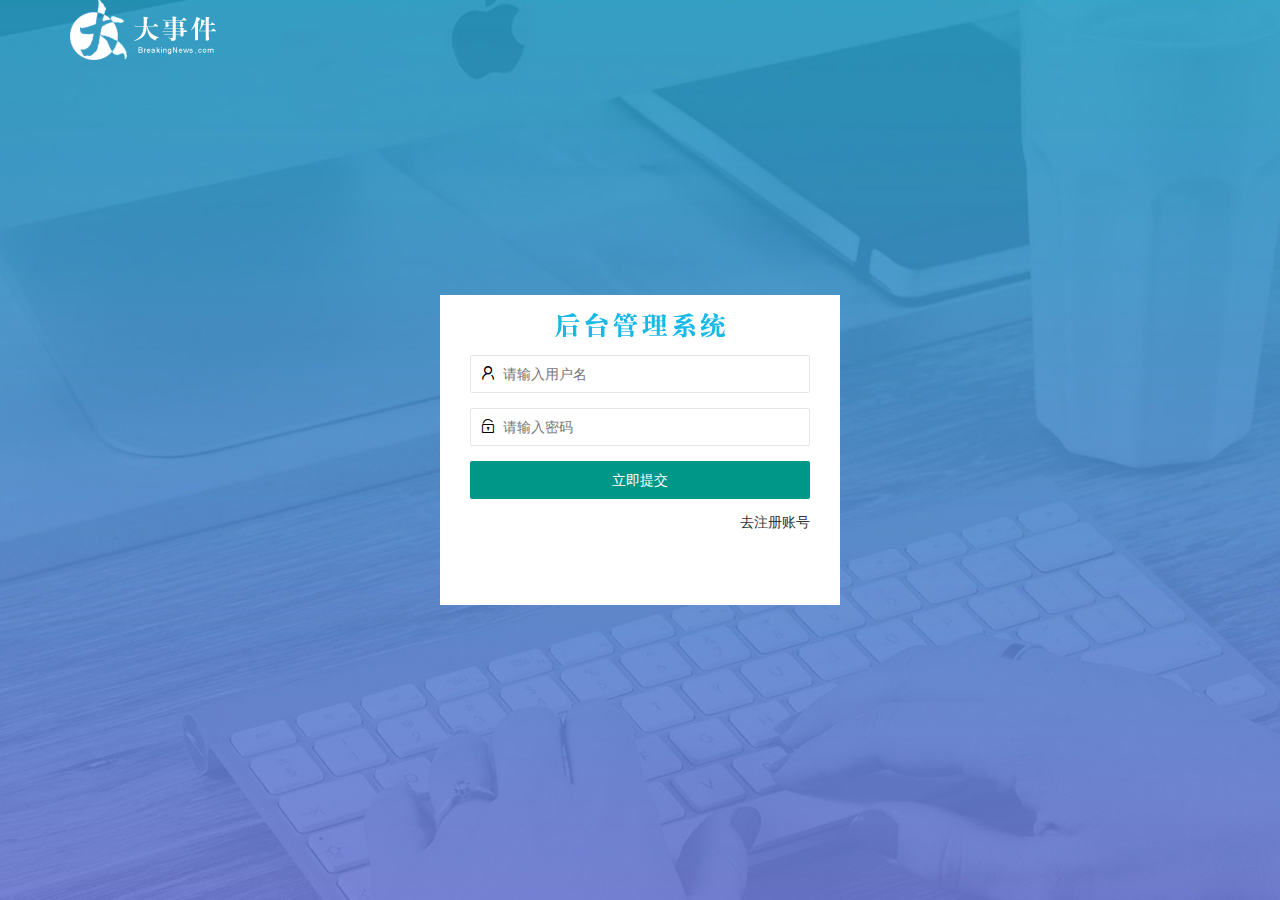
<file: login.html>
<!DOCTYPE html>
<html lang="en">

<head>
    <meta charset="UTF-8">
    <meta name="viewport" content="width=device-width, initial-scale=1.0">
    <title>大事件-登录/注册</title>
    <!-- 导入登录css -->
    <link rel="stylesheet" href="/assets/css/login.css">
    <!-- 导入layuicss -->
    <link rel="stylesheet" href="/assets/lib/layui/css/layui.css">


</head>

<body>


    <!-- logo -->
    <div class="layui-main">
        <img src="/assets/images/logo.png" alt="">
    </div>
    <!-- 登录注册区域 -->
    <div class="loginAndRegBox">
        <div class="title-box">
        </div>
        <!-- 登录页面 -->
        <div class="login-box">
            <!-- 登录表单 -->
            <form class="layui-form" id="form_login">
                <!-- 登录账号 -->
                <div class="layui-form-item">
                    <i class="layui-icon layui-icon-username"></i>
                    <input type="text" name="username" required lay-verify="required" placeholder="请输入用户名" autocomplete="off" class="layui-input">
                </div>
                <!-- 登录密码 -->
                <div class="layui-form-item">
                    <i class="layui-icon layui-icon-password"></i>
                    <input type="password" name="password" required lay-verify="required|pwd" placeholder="请输入密码" autocomplete="off" class="layui-input">
                </div>
                <!-- 提交按钮 -->
                <div class="layui-form-item">
                    <button class="layui-btn layui-btn-fluid" lay-submit>立即提交</button>
                </div>

                <div class="layui-form-item links">
                    <a href="javascript:;" id="link_reg">去注册账号</a>
                </div>
            </form>

        </div>
        <!-- 注册页面 -->
        <div class="reg-box">
            <!-- 注册表单 -->
            <form class="layui-form" id="form_reg">
                <!-- 注册账号 -->
                <div class="layui-form-item">
                    <i class="layui-icon layui-icon-username"></i>
                    <input type="text" name="username" required lay-verify="required" placeholder="请输入用户名" autocomplete="off" class="layui-input">
                </div>
                <!-- 注册密码 -->
                <div class="layui-form-item">
                    <i class="layui-icon layui-icon-password"></i>
                    <input type="password" name="password" required lay-verify="required|pwd" placeholder="请输入密码" autocomplete="off" class="layui-input">
                </div>
                <!-- 确认密码 -->
                <div class="layui-form-item">
                    <i class="layui-icon layui-icon-password"></i>
                    <input type="password" name="repassword" required lay-verify="required|pwd|repwd" placeholder="请输入确认密码" autocomplete="off" class="layui-input">
                </div>
                <!-- 提交按钮 -->
                <div class="layui-form-item">
                    <button class="layui-btn layui-btn-fluid" lay-submit>立即提交</button>
                </div>

                <div class="layui-form-item links">
                    <a href="javascript:;" id="link_login">去登录</a>
                </div>
            </form>

        </div>
    </div>
    <!-- 导入layui.js -->
    <script src="/assets/lib/layui/layui.all.js"></script>
    <!-- 导入jq.js -->
    <script src="/assets/lib/jquery.js"></script>
    <!-- 导入自己封装的baseAPI.js文件 -->
    <script src="/assets/js/baseAPI.js"></script>
    <!-- 导入登录js文件 -->
    <script src="/assets/js/login.js"></script>
</body>

</html>
</file>
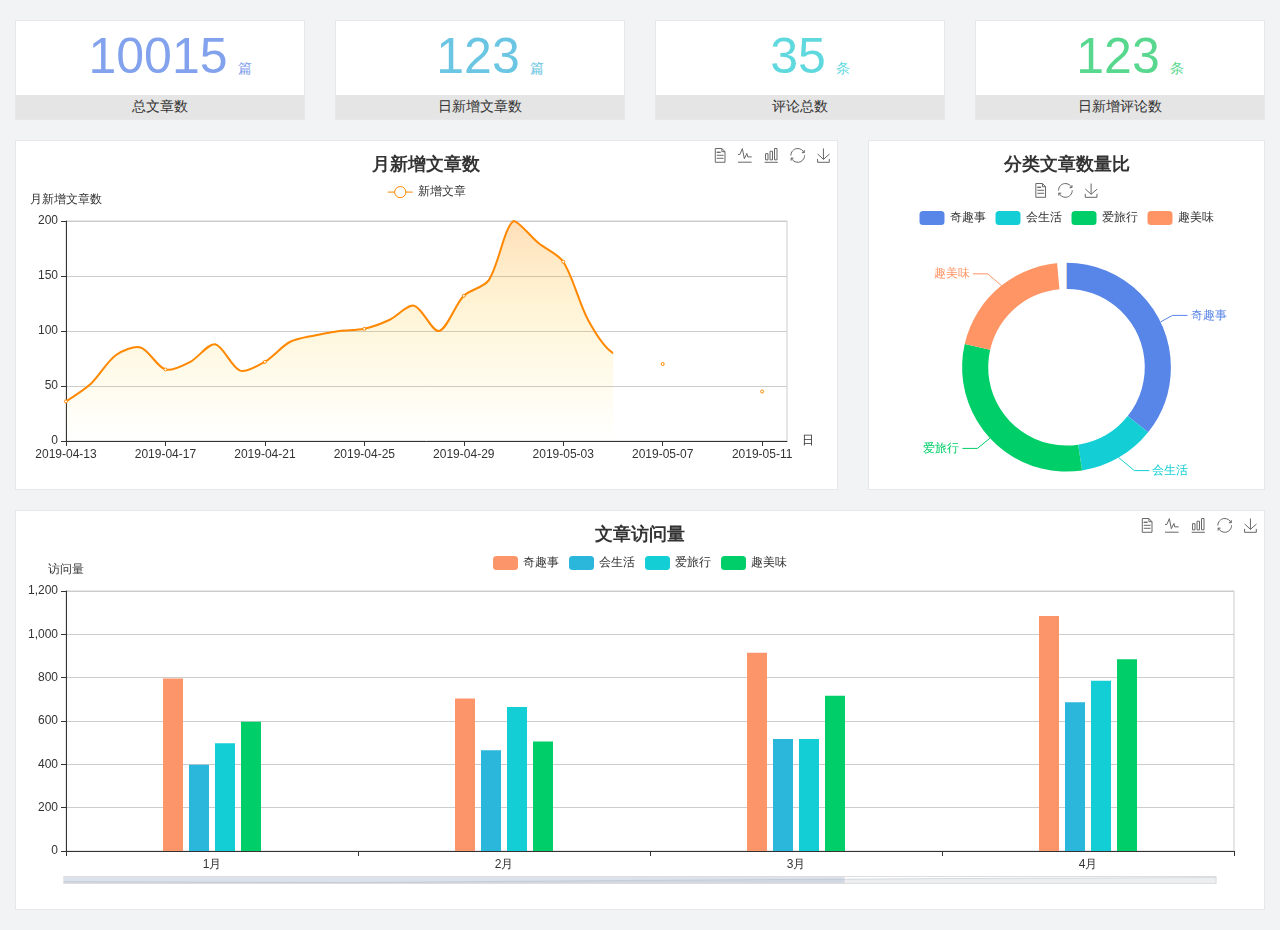
<file: home/dashboard.html>
<!DOCTYPE html>
<html lang="en">

<head>
  <meta charset="UTF-8">
  <meta name="viewport" content="width=device-width, initial-scale=1.0">
  <meta http-equiv="X-UA-Compatible" content="ie=edge">
  <title>图表统计</title>
  <link rel="stylesheet" href="../../assets/lib/bootstrap.css" />
  <link rel="stylesheet" href="../../assets/lib/main.css" />
  <script src="../../assets/lib/jquery.js"></script>
  <script type="text/javascript" src="../../assets/lib/echarts.min.js"></script>
</head>

<body>
  <div class="container-fluid">
    <div class="row spannel_list">
      <div class="col-sm-3 col-xs-6">
        <div class="spannel">
          <em>10015</em><span>篇</span>
          <b>总文章数</b>
        </div>
      </div>
      <div class="col-sm-3 col-xs-6">
        <div class="spannel scolor01">
          <em>123</em><span>篇</span>
          <b>日新增文章数</b>
        </div>
      </div>
      <div class="col-sm-3 col-xs-6">
        <div class="spannel scolor02">
          <em>35</em><span>条</span>
          <b>评论总数</b>
        </div>
      </div>
      <div class="col-sm-3 col-xs-6">
        <div class="spannel scolor03">
          <em>123</em><span>条</span>
          <b>日新增评论数</b>
        </div>
      </div>
    </div>
  </div>

  <div class="container-fluid">
    <div class="row curve-pie">
      <div class="col-lg-8 col-md-8">
        <div class="gragh_pannel" id="curve_show"></div>
      </div>
      <div class="col-lg-4 col-md-4">
        <div class="gragh_pannel" id="pie_show"></div>
      </div>
    </div>
  </div>

  <div class="container-fluid">
    <div class="column_pannel" id="column_show"></div>
  </div>

  <script>
    var oChart = echarts.init(document.getElementById('curve_show'));
    var aList_all = [
      { 'count': 36, 'date': '2019-04-13' },
      { 'count': 52, 'date': '2019-04-14' },
      { 'count': 78, 'date': '2019-04-15' },
      { 'count': 85, 'date': '2019-04-16' },
      { 'count': 65, 'date': '2019-04-17' },
      { 'count': 72, 'date': '2019-04-18' },
      { 'count': 88, 'date': '2019-04-19' },
      { 'count': 64, 'date': '2019-04-20' },
      { 'count': 72, 'date': '2019-04-21' },
      { 'count': 90, 'date': '2019-04-22' },
      { 'count': 96, 'date': '2019-04-23' },
      { 'count': 100, 'date': '2019-04-24' },
      { 'count': 102, 'date': '2019-04-25' },
      { 'count': 110, 'date': '2019-04-26' },
      { 'count': 123, 'date': '2019-04-27' },
      { 'count': 100, 'date': '2019-04-28' },
      { 'count': 132, 'date': '2019-04-29' },
      { 'count': 146, 'date': '2019-04-30' },
      { 'count': 200, 'date': '2019-05-01' },
      { 'count': 180, 'date': '2019-05-02' },
      { 'count': 163, 'date': '2019-05-03' },
      { 'count': 110, 'date': '2019-05-04' },
      { 'count': 80, 'date': '2019-05-05' },
      { 'count': 82, 'date': '2019-05-06' },
      { 'count': 70, 'date': '2019-05-07' },
      { 'count': 65, 'date': '2019-05-08' },
      { 'count': 54, 'date': '2019-05-09' },
      { 'count': 40, 'date': '2019-05-10' },
      { 'count': 45, 'date': '2019-05-11' },
      { 'count': 38, 'date': '2019-05-12' },
    ];

    let aCount = [];
    let aDate = [];

    for (var i = 0; i < aList_all.length; i++) {
      aCount.push(aList_all[i].count);
      aDate.push(aList_all[i].date);
    }

    var chartopt = {
      title: {
        text: '月新增文章数',
        left: 'center',
        top: '10'
      },
      tooltip: {
        trigger: 'axis'
      },
      legend: {
        data: ['新增文章'],
        top: '40'
      },
      toolbox: {
        show: true,
        feature: {
          mark: { show: true },
          dataView: { show: true, readOnly: false },
          magicType: { show: true, type: ['line', 'bar'] },
          restore: { show: true },
          saveAsImage: { show: true }
        }
      },
      calculable: true,
      xAxis: [
        {
          name: '日',
          type: 'category',
          boundaryGap: false,
          data: aDate
        }
      ],
      yAxis: [
        {
          name: '月新增文章数',
          type: 'value'
        }
      ],
      series: [
        {
          name: '新增文章',
          type: 'line',
          smooth: true,
          itemStyle: { normal: { areaStyle: { type: 'default' }, color: '#f80' }, lineStyle: { color: '#f80' } },
          data: aCount
        }],
      areaStyle: {
        normal: {
          color: new echarts.graphic.LinearGradient(0, 0, 0, 1, [{
            offset: 0,
            color: 'rgba(255,136,0,0.39)'
          }, {
            offset: .34,
            color: 'rgba(255,180,0,0.25)'
          }, {
            offset: 1,
            color: 'rgba(255,222,0,0.00)'
          }])

        }
      },
      grid: {
        show: true,
        x: 50,
        x2: 50,
        y: 80,
        height: 220
      }
    };

    oChart.setOption(chartopt);


    var oPie = echarts.init(document.getElementById('pie_show'));
    var oPieopt =
    {
      title: {
        top: 10,
        text: '分类文章数量比',
        x: 'center'
      },
      tooltip: {
        trigger: 'item',
        formatter: "{a} <br/>{b} : {c} ({d}%)"
      },
      color: ['#5885e8', '#13cfd5', '#00ce68', '#ff9565'],
      legend: {
        x: 'center',
        top: 65,
        data: ['奇趣事', '会生活', '爱旅行', '趣美味']
      },
      toolbox: {
        show: true,
        x: 'center',
        top: 35,
        feature: {
          mark: { show: true },
          dataView: { show: true, readOnly: false },
          magicType: {
            show: true,
            type: ['pie', 'funnel'],
            option: {
              funnel: {
                x: '25%',
                width: '50%',
                funnelAlign: 'left',
                max: 1548
              }
            }
          },
          restore: { show: true },
          saveAsImage: { show: true }
        }
      },
      calculable: true,
      series: [
        {
          name: '访问来源',
          type: 'pie',
          radius: ['45%', '60%'],
          center: ['50%', '65%'],
          data: [
            { value: 300, name: '奇趣事' },
            { value: 100, name: '会生活' },
            { value: 260, name: '爱旅行' },
            { value: 180, name: '趣美味' }
          ]
        }
      ]
    };
    oPie.setOption(oPieopt);



    var oColumn = this.echarts.init(document.getElementById('column_show'));
    var oColumnopt =
    {
      title: {
        text: '文章访问量',
        left: 'center',
        top: '10'
      },
      tooltip: {
        trigger: 'axis'
      },
      legend: {
        data: ['奇趣事', '会生活', '爱旅行', '趣美味'],
        top: '40'
      },
      toolbox: {
        show: true,
        feature: {
          mark: { show: true },
          dataView: { show: true, readOnly: false },
          magicType: { show: true, type: ['line', 'bar'] },
          restore: { show: true },
          saveAsImage: { show: true }
        }
      },
      calculable: true,
      xAxis: [
        {
          type: 'category',
          data: ['1月', '2月', '3月', '4月', '5月']
        }
      ],
      yAxis: [
        {
          name: '访问量',
          type: 'value'
        }
      ],
      series: [
        {
          name: '奇趣事',
          type: 'bar',
          barWidth: 20,
          itemStyle: {
            normal: { areaStyle: { type: 'default' }, color: '#fd956a' }
          },
          data: [800, 708, 920, 1090, 1200]
        },
        {
          name: '会生活',
          type: 'bar',
          barWidth: 20,
          itemStyle: {
            normal: { areaStyle: { type: 'default' }, color: '#2bb6db' }
          },
          data: [400, 468, 520, 690, 800]
        },
        {
          name: '爱旅行',
          type: 'bar',
          barWidth: 20,
          itemStyle: {
            normal: { areaStyle: { type: 'default' }, color: '#13cfd5' }
          },
          data: [500, 668, 520, 790, 900]
        },
        {
          name: '趣美味',
          type: 'bar',
          barWidth: 20,
          itemStyle: {
            normal: { areaStyle: { type: 'default' }, color: '#00ce68' }
          },
          data: [600, 508, 720, 890, 1000]
        }
      ],
      grid: {
        show: true,
        x: 50,
        x2: 30,
        y: 80,
        height: 260
      },
      dataZoom: [//给x轴设置滚动条
        {
          start: 0,//默认为0
          end: 100 - 1000 / 31,//默认为100
          type: 'slider',
          show: true,
          xAxisIndex: [0],
          handleSize: 0,//滑动条的 左右2个滑动条的大小
          height: 8,//组件高度
          left: 45, //左边的距离
          right: 50,//右边的距离
          bottom: 26,//右边的距离
          handleColor: '#ddd',//h滑动图标的颜色
          handleStyle: {
            borderColor: "#cacaca",
            borderWidth: "1",
            shadowBlur: 2,
            background: "#ddd",
            shadowColor: "#ddd",
          }
        }]
    };
    oColumn.setOption(oColumnopt);
  </script>
</body>

</html>
</file>
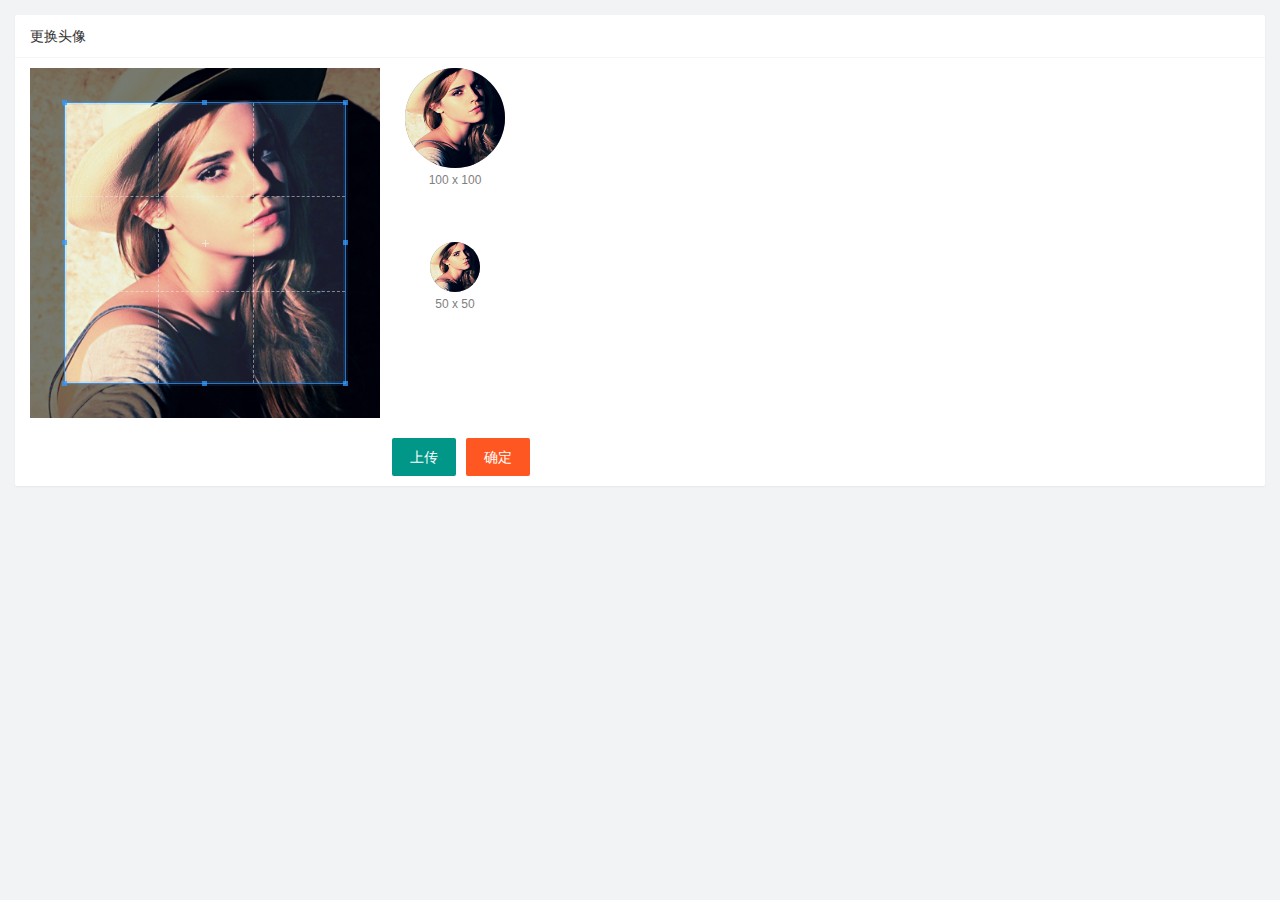
<file: user/user_avatar.html>
<!DOCTYPE html>
<html lang="en">

<head>
    <meta charset="UTF-8">
    <meta http-equiv="X-UA-Compatible" content="IE=edge">
    <meta name="viewport" content="width=device-width, initial-scale=1.0">
    <title>Document</title>
    <link rel="stylesheet" href="/assets/lib/layui/css/layui.css">
    <link rel="stylesheet" href="/assets/lib/cropper/cropper.css" />
    <link rel="stylesheet" href="/assets/css/user/user_avatar.css">
</head>

<body>
    <!-- 卡片区域 -->
    <div class="layui-card">
        <div class="layui-card-header">更换头像</div>
        <div class="layui-card-body">
            <!-- 第一行的图片裁剪和预览区域 -->
            <div class="row1">
                <!-- 图片裁剪区域 -->
                <div class="cropper-box">
                    <!-- 这个 img 标签很重要，将来会把它初始化为裁剪区域 -->
                    <img id="image" src="/assets/images/sample.jpg" />
                </div>
                <!-- 图片的预览区域 -->
                <div class="preview-box">
                    <div>
                        <!-- 宽高为 100px 的预览区域 -->
                        <div class="img-preview w100"></div>
                        <p class="size">100 x 100</p>
                    </div>
                    <div>
                        <!-- 宽高为 50px 的预览区域 -->
                        <div class="img-preview w50"></div>
                        <p class="size">50 x 50</p>
                    </div>
                </div>
            </div>

            <!-- 第二行的按钮区域 -->
            <div class="row2">
                <!-- 通过accept属性，可以指定，允许用户选择什么类型的文件 -->
                <input type="file" id="file" accept="image/png,image/jpeg" />
                <button type="button" class="layui-btn" id="btnChooseImage">上传</button>
                <button type="button" class="layui-btn layui-btn-danger" id="btnUpload">确定</button>
            </div>
        </div>
    </div>
    <script src="/assets/lib/layui/layui.all.js"></script>
    <script src="/assets/lib/jquery.js"></script>
    <script src="/assets/lib/cropper/Cropper.js"></script>
    <script src="/assets/lib/cropper/jquery-cropper.js"></script>
    <script src="/assets/js/baseAPI.js"></script>
    <script src="/assets/js/user/user_avatar.js"></script>
</body>

</html>
</file>
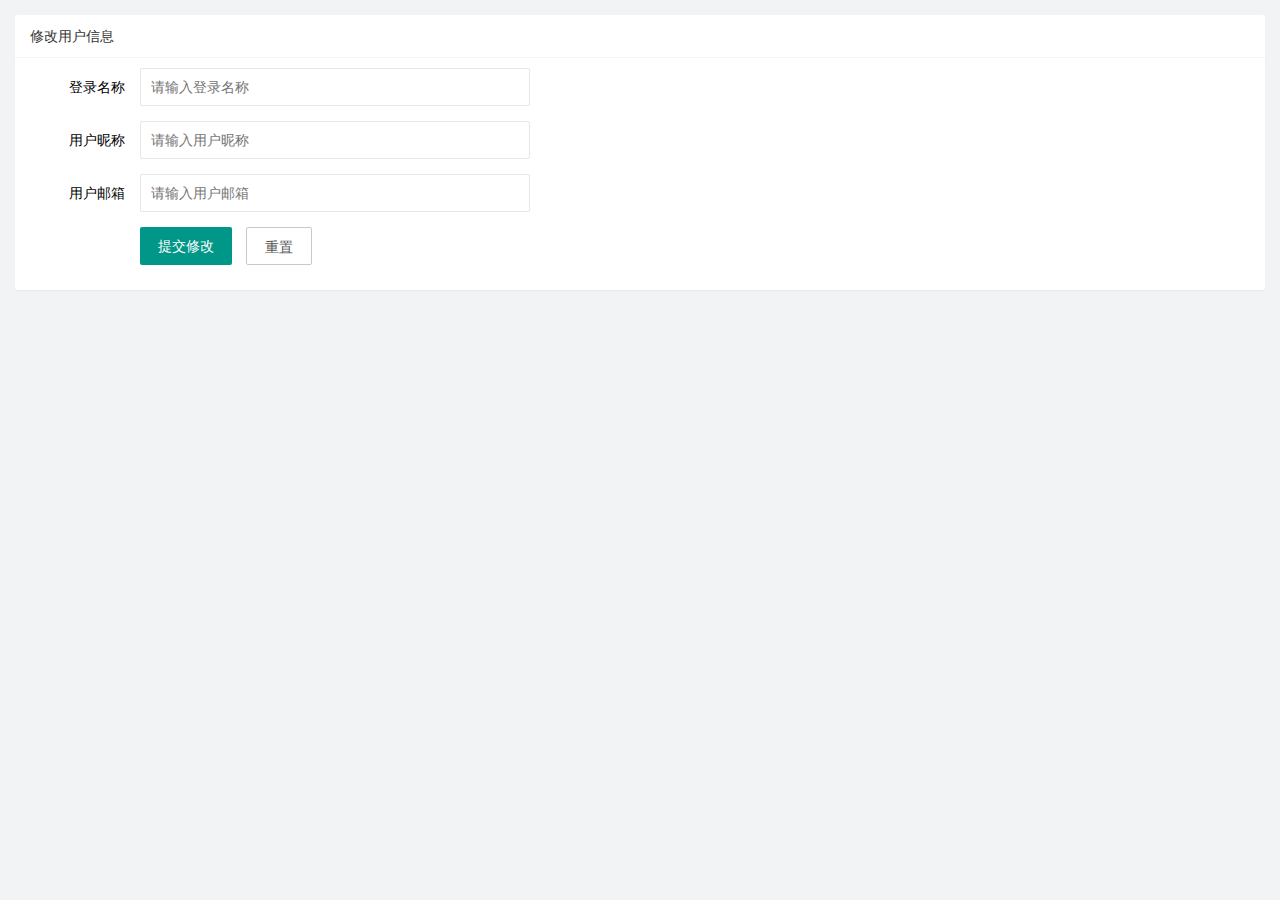
<file: user/user_info.html>
<!DOCTYPE html>
<html lang="en">

<head>
    <meta charset="UTF-8">
    <meta http-equiv="X-UA-Compatible" content="IE=edge">
    <meta name="viewport" content="width=device-width, initial-scale=1.0">
    <title>Document</title>
    <!-- 导入layui.css -->
    <link rel="stylesheet" href="/assets/lib/layui/css/layui.css">
    <!-- 导入自己的userinfo.css -->
    <link rel="stylesheet" href="/assets/css/user/user_info.css">
</head>

<body>
    <!-- 卡片区域 -->
    <div class="layui-card">
        <div class="layui-card-header">修改用户信息</div>
        <div class="layui-card-body">
            <!-- 用户信息表单 -->
            <form class="layui-form" lay-filter="formUserInfo">
                <!-- 隐藏域 -->
                <input type="hidden" name="id" value="">
                <div class="layui-form-item">
                    <label class="layui-form-label">登录名称</label>
                    <div class="layui-input-block">
                        <input type="text" name="username" required lay-verify="required" placeholder="请输入登录名称" autocomplete="off" class="layui-input" readonly>
                    </div>
                </div>
                <div class="layui-form-item">
                    <label class="layui-form-label">用户昵称</label>
                    <div class="layui-input-block">
                        <input type="text" name="nickname" required lay-verify="required|nickname" placeholder="请输入用户昵称" autocomplete="off" class="layui-input">
                    </div>
                </div>
                <div class="layui-form-item">
                    <label class="layui-form-label">用户邮箱</label>
                    <div class="layui-input-block">
                        <input type="text" name="email" required lay-verify="required|email" placeholder="请输入用户邮箱" autocomplete="off" class="layui-input">
                    </div>
                </div>
                <div class="layui-form-item">
                    <div class="layui-input-block">
                        <button class="layui-btn" lay-submit lay-filter="formDemo">提交修改</button>
                        <button type="reset" class="layui-btn layui-btn-primary" id="btnReset">重置</button>
                    </div>
                </div>
            </form>
        </div>
    </div>
    <!-- 导入layui.js -->
    <script src="/assets/lib/layui/layui.all.js"></script>
    <!-- 导入jq.js -->
    <script src="/assets/lib/jquery.js"></script>
    <!-- 导入baseAPI.js文件 -->
    <script src="/assets/js/baseAPI.js"></script>
    <!-- 导入自己的userinfo.js -->
    <script src="/assets/js/user/user_info.js"></script>
</body>

</html>
</file>
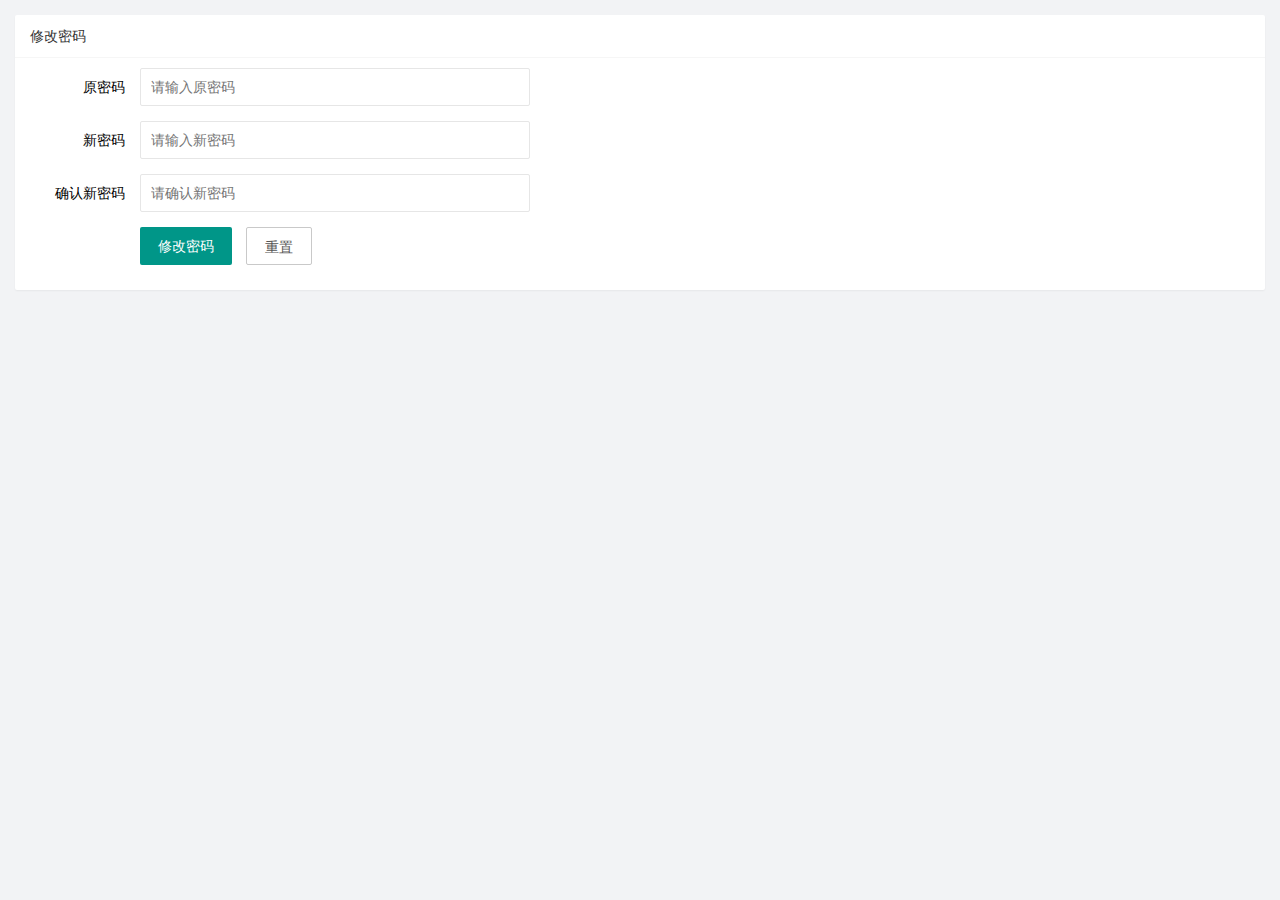
<file: user/user_pwd.html>
<!DOCTYPE html>
<html lang="en">

<head>
    <meta charset="UTF-8">
    <meta http-equiv="X-UA-Compatible" content="IE=edge">
    <meta name="viewport" content="width=device-width, initial-scale=1.0">
    <title>Document</title>
    <link rel="stylesheet" href="/assets/lib/layui/css/layui.css">
    <link rel="stylesheet" href="/assets/css/user/user_pwd.css">
</head>

<body>
    <div class="layui-card">
        <div class="layui-card-header">修改密码</div>
        <div class="layui-card-body">
            <form class="layui-form" action="">
                <div class="layui-form-item">
                    <label class="layui-form-label">原密码</label>
                    <div class="layui-input-block">
                        <input type="passwword" name="oldPwd" required lay-verify="required|pwd" placeholder="请输入原密码" autocomplete="off" class="layui-input">
                    </div>
                </div>
                <div class="layui-form-item">
                    <label class="layui-form-label">新密码</label>
                    <div class="layui-input-block">
                        <input type="passwword" name="newPwd" required lay-verify="required|pwd|samePwd" placeholder="请输入新密码" autocomplete="off" class="layui-input">
                    </div>
                </div>
                <div class="layui-form-item">
                    <label class="layui-form-label">确认新密码</label>
                    <div class="layui-input-block">
                        <input type="passwword" name="rePwd" required lay-verify="required|pwd|rePwd" placeholder="请确认新密码" autocomplete="off" class="layui-input">
                    </div>
                </div>
                <div class="layui-form-item">
                    <div class="layui-input-block">
                        <button class="layui-btn" lay-submit lay-filter="formDemo">修改密码</button>
                        <button type="reset" class="layui-btn layui-btn-primary">重置</button>
                    </div>
                </div>
            </form>
        </div>
    </div>
    <script src="/assets/lib/jquery.js"></script>
    <script src="/assets/lib/layui/layui.all.js"></script>
    <script src="/assets/js/baseAPI.js"></script>
    <script src="/assets/js/user/user_pwd.js"></script>
</body>

</html>
</file>
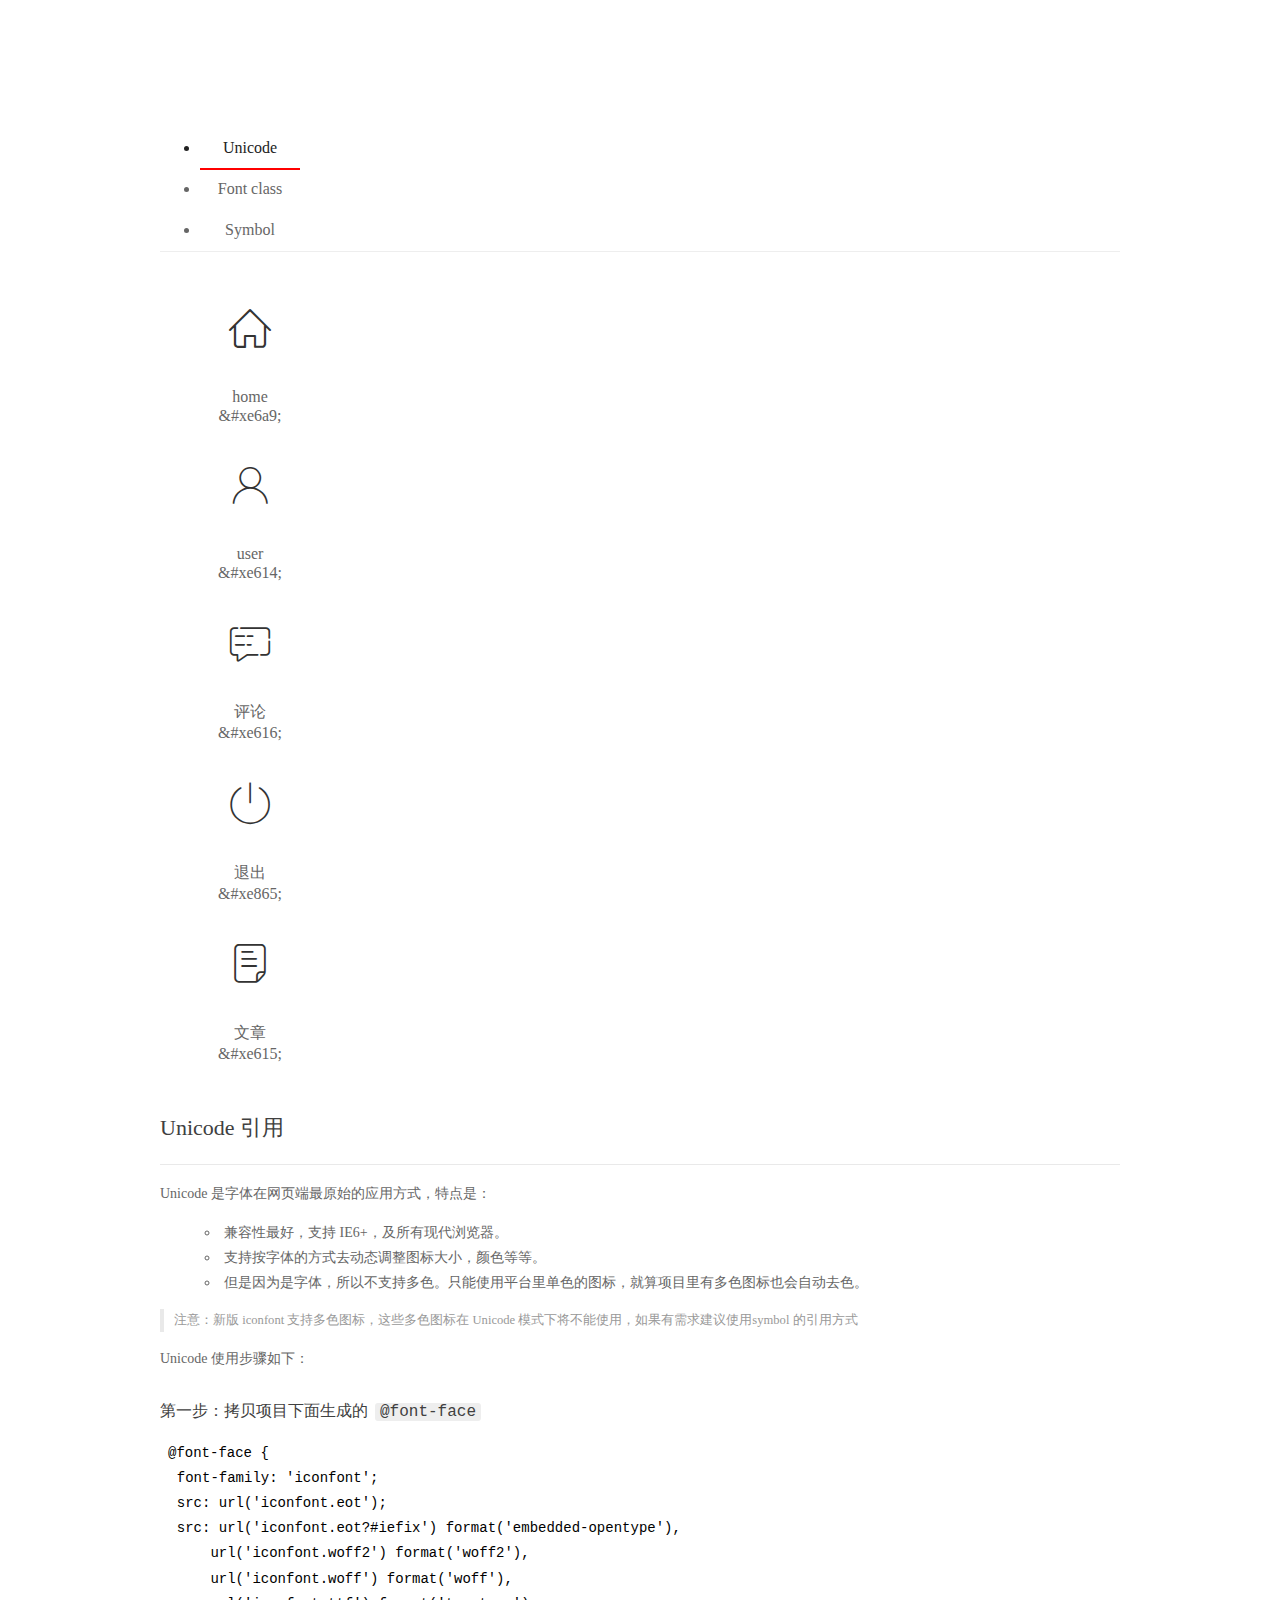
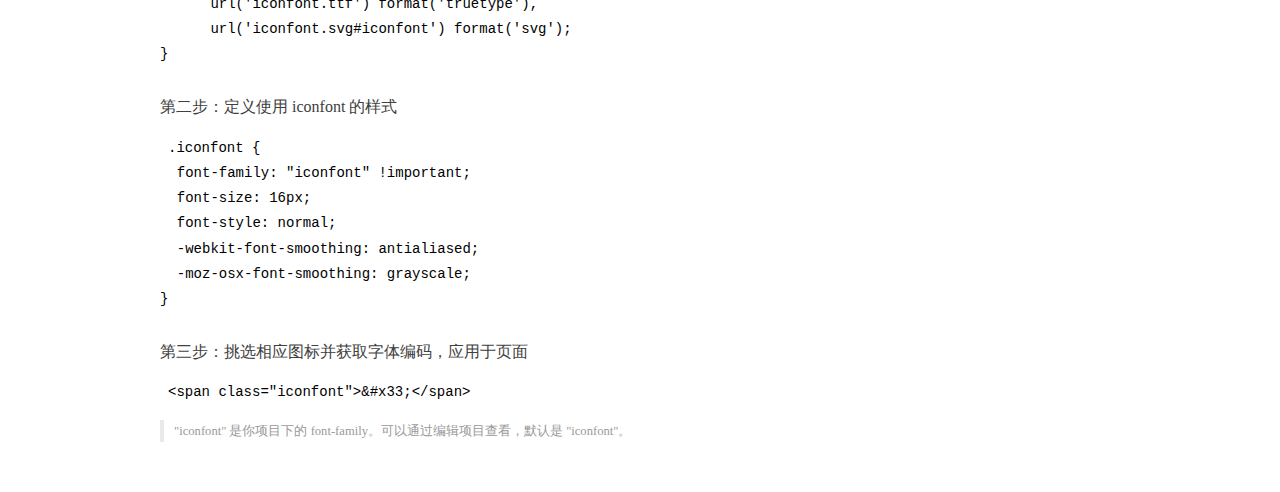
<file: assets/fonts/demo_index.html>
<!DOCTYPE html>
<html>
<head>
  <meta charset="utf-8"/>
  <title>IconFont Demo</title>
  <link rel="shortcut icon" href="https://gtms04.alicdn.com/tps/i4/TB1_oz6GVXXXXaFXpXXJDFnIXXX-64-64.ico" type="image/x-icon"/>
  <link rel="stylesheet" href="https://g.alicdn.com/thx/cube/1.3.2/cube.min.css">
  <link rel="stylesheet" href="demo.css">
  <link rel="stylesheet" href="iconfont.css">
  <script src="iconfont.js"></script>
  <!-- jQuery -->
  <script src="https://a1.alicdn.com/oss/uploads/2018/12/26/7bfddb60-08e8-11e9-9b04-53e73bb6408b.js"></script>
  <!-- 代码高亮 -->
  <script src="https://a1.alicdn.com/oss/uploads/2018/12/26/a3f714d0-08e6-11e9-8a15-ebf944d7534c.js"></script>
</head>
<body>
  <div class="main">
    <h1 class="logo"><a href="https://www.iconfont.cn/" title="iconfont 首页" target="_blank">&#xe86b;</a></h1>
    <div class="nav-tabs">
      <ul id="tabs" class="dib-box">
        <li class="dib active"><span>Unicode</span></li>
        <li class="dib"><span>Font class</span></li>
        <li class="dib"><span>Symbol</span></li>
      </ul>
      
    </div>
    <div class="tab-container">
      <div class="content unicode" style="display: block;">
          <ul class="icon_lists dib-box">
          
            <li class="dib">
              <span class="icon iconfont">&#xe6a9;</span>
                <div class="name">home</div>
                <div class="code-name">&amp;#xe6a9;</div>
              </li>
          
            <li class="dib">
              <span class="icon iconfont">&#xe614;</span>
                <div class="name">user</div>
                <div class="code-name">&amp;#xe614;</div>
              </li>
          
            <li class="dib">
              <span class="icon iconfont">&#xe616;</span>
                <div class="name">评论</div>
                <div class="code-name">&amp;#xe616;</div>
              </li>
          
            <li class="dib">
              <span class="icon iconfont">&#xe865;</span>
                <div class="name">退出</div>
                <div class="code-name">&amp;#xe865;</div>
              </li>
          
            <li class="dib">
              <span class="icon iconfont">&#xe615;</span>
                <div class="name">文章</div>
                <div class="code-name">&amp;#xe615;</div>
              </li>
          
          </ul>
          <div class="article markdown">
          <h2 id="unicode-">Unicode 引用</h2>
          <hr>

          <p>Unicode 是字体在网页端最原始的应用方式，特点是：</p>
          <ul>
            <li>兼容性最好，支持 IE6+，及所有现代浏览器。</li>
            <li>支持按字体的方式去动态调整图标大小，颜色等等。</li>
            <li>但是因为是字体，所以不支持多色。只能使用平台里单色的图标，就算项目里有多色图标也会自动去色。</li>
          </ul>
          <blockquote>
            <p>注意：新版 iconfont 支持多色图标，这些多色图标在 Unicode 模式下将不能使用，如果有需求建议使用symbol 的引用方式</p>
          </blockquote>
          <p>Unicode 使用步骤如下：</p>
          <h3 id="-font-face">第一步：拷贝项目下面生成的 <code>@font-face</code></h3>
<pre><code class="language-css"
>@font-face {
  font-family: 'iconfont';
  src: url('iconfont.eot');
  src: url('iconfont.eot?#iefix') format('embedded-opentype'),
      url('iconfont.woff2') format('woff2'),
      url('iconfont.woff') format('woff'),
      url('iconfont.ttf') format('truetype'),
      url('iconfont.svg#iconfont') format('svg');
}
</code></pre>
          <h3 id="-iconfont-">第二步：定义使用 iconfont 的样式</h3>
<pre><code class="language-css"
>.iconfont {
  font-family: "iconfont" !important;
  font-size: 16px;
  font-style: normal;
  -webkit-font-smoothing: antialiased;
  -moz-osx-font-smoothing: grayscale;
}
</code></pre>
          <h3 id="-">第三步：挑选相应图标并获取字体编码，应用于页面</h3>
<pre>
<code class="language-html"
>&lt;span class="iconfont"&gt;&amp;#x33;&lt;/span&gt;
</code></pre>
          <blockquote>
            <p>"iconfont" 是你项目下的 font-family。可以通过编辑项目查看，默认是 "iconfont"。</p>
          </blockquote>
          </div>
      </div>
      <div class="content font-class">
        <ul class="icon_lists dib-box">
          
          <li class="dib">
            <span class="icon iconfont icon-home"></span>
            <div class="name">
              home
            </div>
            <div class="code-name">.icon-home
            </div>
          </li>
          
          <li class="dib">
            <span class="icon iconfont icon-user"></span>
            <div class="name">
              user
            </div>
            <div class="code-name">.icon-user
            </div>
          </li>
          
          <li class="dib">
            <span class="icon iconfont icon-pinglun"></span>
            <div class="name">
              评论
            </div>
            <div class="code-name">.icon-pinglun
            </div>
          </li>
          
          <li class="dib">
            <span class="icon iconfont icon-tuichu"></span>
            <div class="name">
              退出
            </div>
            <div class="code-name">.icon-tuichu
            </div>
          </li>
          
          <li class="dib">
            <span class="icon iconfont icon-16"></span>
            <div class="name">
              文章
            </div>
            <div class="code-name">.icon-16
            </div>
          </li>
          
        </ul>
        <div class="article markdown">
        <h2 id="font-class-">font-class 引用</h2>
        <hr>

        <p>font-class 是 Unicode 使用方式的一种变种，主要是解决 Unicode 书写不直观，语意不明确的问题。</p>
        <p>与 Unicode 使用方式相比，具有如下特点：</p>
        <ul>
          <li>兼容性良好，支持 IE8+，及所有现代浏览器。</li>
          <li>相比于 Unicode 语意明确，书写更直观。可以很容易分辨这个 icon 是什么。</li>
          <li>因为使用 class 来定义图标，所以当要替换图标时，只需要修改 class 里面的 Unicode 引用。</li>
          <li>不过因为本质上还是使用的字体，所以多色图标还是不支持的。</li>
        </ul>
        <p>使用步骤如下：</p>
        <h3 id="-fontclass-">第一步：引入项目下面生成的 fontclass 代码：</h3>
<pre><code class="language-html">&lt;link rel="stylesheet" href="./iconfont.css"&gt;
</code></pre>
        <h3 id="-">第二步：挑选相应图标并获取类名，应用于页面：</h3>
<pre><code class="language-html">&lt;span class="iconfont icon-xxx"&gt;&lt;/span&gt;
</code></pre>
        <blockquote>
          <p>"
            iconfont" 是你项目下的 font-family。可以通过编辑项目查看，默认是 "iconfont"。</p>
        </blockquote>
      </div>
      </div>
      <div class="content symbol">
          <ul class="icon_lists dib-box">
          
            <li class="dib">
                <svg class="icon svg-icon" aria-hidden="true">
                  <use xlink:href="#icon-home"></use>
                </svg>
                <div class="name">home</div>
                <div class="code-name">#icon-home</div>
            </li>
          
            <li class="dib">
                <svg class="icon svg-icon" aria-hidden="true">
                  <use xlink:href="#icon-user"></use>
                </svg>
                <div class="name">user</div>
                <div class="code-name">#icon-user</div>
            </li>
          
            <li class="dib">
                <svg class="icon svg-icon" aria-hidden="true">
                  <use xlink:href="#icon-pinglun"></use>
                </svg>
                <div class="name">评论</div>
                <div class="code-name">#icon-pinglun</div>
            </li>
          
            <li class="dib">
                <svg class="icon svg-icon" aria-hidden="true">
                  <use xlink:href="#icon-tuichu"></use>
                </svg>
                <div class="name">退出</div>
                <div class="code-name">#icon-tuichu</div>
            </li>
          
            <li class="dib">
                <svg class="icon svg-icon" aria-hidden="true">
                  <use xlink:href="#icon-16"></use>
                </svg>
                <div class="name">文章</div>
                <div class="code-name">#icon-16</div>
            </li>
          
          </ul>
          <div class="article markdown">
          <h2 id="symbol-">Symbol 引用</h2>
          <hr>

          <p>这是一种全新的使用方式，应该说这才是未来的主流，也是平台目前推荐的用法。相关介绍可以参考这篇<a href="">文章</a>
            这种用法其实是做了一个 SVG 的集合，与另外两种相比具有如下特点：</p>
          <ul>
            <li>支持多色图标了，不再受单色限制。</li>
            <li>通过一些技巧，支持像字体那样，通过 <code>font-size</code>, <code>color</code> 来调整样式。</li>
            <li>兼容性较差，支持 IE9+，及现代浏览器。</li>
            <li>浏览器渲染 SVG 的性能一般，还不如 png。</li>
          </ul>
          <p>使用步骤如下：</p>
          <h3 id="-symbol-">第一步：引入项目下面生成的 symbol 代码：</h3>
<pre><code class="language-html">&lt;script src="./iconfont.js"&gt;&lt;/script&gt;
</code></pre>
          <h3 id="-css-">第二步：加入通用 CSS 代码（引入一次就行）：</h3>
<pre><code class="language-html">&lt;style&gt;
.icon {
  width: 1em;
  height: 1em;
  vertical-align: -0.15em;
  fill: currentColor;
  overflow: hidden;
}
&lt;/style&gt;
</code></pre>
          <h3 id="-">第三步：挑选相应图标并获取类名，应用于页面：</h3>
<pre><code class="language-html">&lt;svg class="icon" aria-hidden="true"&gt;
  &lt;use xlink:href="#icon-xxx"&gt;&lt;/use&gt;
&lt;/svg&gt;
</code></pre>
          </div>
      </div>

    </div>
  </div>
  <script>
  $(document).ready(function () {
      $('.tab-container .content:first').show()

      $('#tabs li').click(function (e) {
        var tabContent = $('.tab-container .content')
        var index = $(this).index()

        if ($(this).hasClass('active')) {
          return
        } else {
          $('#tabs li').removeClass('active')
          $(this).addClass('active')

          tabContent.hide().eq(index).fadeIn()
        }
      })
    })
  </script>
</body>
</html>
</file>
<file: assets/css/login.css>
* {
    margin: 0px;
    padding: 0px;
}

html,
body {
    height: 100%;
    width: 100%;
    background: url(/assets/images/login_bg.jpg) no-repeat center;
    background-size: cover;
}

.loginAndRegBox {
    height: 310px;
    width: 400px;
    background-color: #fff;
    position: absolute;
    top: 50%;
    left: 50%;
    transform: translate(-50%, -50%);
}

.loginAndRegBox .title-box {
    height: 60px;
    background: url(/assets/images/login_title.png) no-repeat center;
}

.reg-box {
    display: none;
}

.layui-form {
    padding: 0px 30px;
}

.links {
    display: flex;
    justify-content: flex-end;
}

.layui-form-item {
    position: relative;
}

.layui-icon {
    position: absolute;
    top: 10px;
    left: 10px;
}

.layui-form-item .layui-input {
    padding-left: 32px;
}
</file>
<file: assets/lib/layui/css/layui.css>
/** layui-v2.5.5 MIT License By https://www.layui.com */
 .layui-inline,img{display:inline-block;vertical-align:middle}h1,h2,h3,h4,h5,h6{font-weight:400}.layui-edge,.layui-header,.layui-inline,.layui-main{position:relative}.layui-body,.layui-edge,.layui-elip{overflow:hidden}.layui-btn,.layui-edge,.layui-inline,img{vertical-align:middle}.layui-btn,.layui-disabled,.layui-icon,.layui-unselect{-moz-user-select:none;-webkit-user-select:none;-ms-user-select:none}.layui-elip,.layui-form-checkbox span,.layui-form-pane .layui-form-label{text-overflow:ellipsis;white-space:nowrap}.layui-breadcrumb,.layui-tree-btnGroup{visibility:hidden}blockquote,body,button,dd,div,dl,dt,form,h1,h2,h3,h4,h5,h6,input,li,ol,p,pre,td,textarea,th,ul{margin:0;padding:0;-webkit-tap-highlight-color:rgba(0,0,0,0)}a:active,a:hover{outline:0}img{border:none}li{list-style:none}table{border-collapse:collapse;border-spacing:0}h4,h5,h6{font-size:100%}button,input,optgroup,option,select,textarea{font-family:inherit;font-size:inherit;font-style:inherit;font-weight:inherit;outline:0}pre{white-space:pre-wrap;white-space:-moz-pre-wrap;white-space:-pre-wrap;white-space:-o-pre-wrap;word-wrap:break-word}body{line-height:24px;font:14px Helvetica Neue,Helvetica,PingFang SC,Tahoma,Arial,sans-serif}hr{height:1px;margin:10px 0;border:0;clear:both}a{color:#333;text-decoration:none}a:hover{color:#777}a cite{font-style:normal;*cursor:pointer}.layui-border-box,.layui-border-box *{box-sizing:border-box}.layui-box,.layui-box *{box-sizing:content-box}.layui-clear{clear:both;*zoom:1}.layui-clear:after{content:'\20';clear:both;*zoom:1;display:block;height:0}.layui-inline{*display:inline;*zoom:1}.layui-edge{display:inline-block;width:0;height:0;border-width:6px;border-style:dashed;border-color:transparent}.layui-edge-top{top:-4px;border-bottom-color:#999;border-bottom-style:solid}.layui-edge-right{border-left-color:#999;border-left-style:solid}.layui-edge-bottom{top:2px;border-top-color:#999;border-top-style:solid}.layui-edge-left{border-right-color:#999;border-right-style:solid}.layui-disabled,.layui-disabled:hover{color:#d2d2d2!important;cursor:not-allowed!important}.layui-circle{border-radius:100%}.layui-show{display:block!important}.layui-hide{display:none!important}@font-face{font-family:layui-icon;src:url(../font/iconfont.eot?v=250);src:url(../font/iconfont.eot?v=250#iefix) format('embedded-opentype'),url(../font/iconfont.woff2?v=250) format('woff2'),url(../font/iconfont.woff?v=250) format('woff'),url(../font/iconfont.ttf?v=250) format('truetype'),url(../font/iconfont.svg?v=250#layui-icon) format('svg')}.layui-icon{font-family:layui-icon!important;font-size:16px;font-style:normal;-webkit-font-smoothing:antialiased;-moz-osx-font-smoothing:grayscale}.layui-icon-reply-fill:before{content:"\e611"}.layui-icon-set-fill:before{content:"\e614"}.layui-icon-menu-fill:before{content:"\e60f"}.layui-icon-search:before{content:"\e615"}.layui-icon-share:before{content:"\e641"}.layui-icon-set-sm:before{content:"\e620"}.layui-icon-engine:before{content:"\e628"}.layui-icon-close:before{content:"\1006"}.layui-icon-close-fill:before{content:"\1007"}.layui-icon-chart-screen:before{content:"\e629"}.layui-icon-star:before{content:"\e600"}.layui-icon-circle-dot:before{content:"\e617"}.layui-icon-chat:before{content:"\e606"}.layui-icon-release:before{content:"\e609"}.layui-icon-list:before{content:"\e60a"}.layui-icon-chart:before{content:"\e62c"}.layui-icon-ok-circle:before{content:"\1005"}.layui-icon-layim-theme:before{content:"\e61b"}.layui-icon-table:before{content:"\e62d"}.layui-icon-right:before{content:"\e602"}.layui-icon-left:before{content:"\e603"}.layui-icon-cart-simple:before{content:"\e698"}.layui-icon-face-cry:before{content:"\e69c"}.layui-icon-face-smile:before{content:"\e6af"}.layui-icon-survey:before{content:"\e6b2"}.layui-icon-tree:before{content:"\e62e"}.layui-icon-upload-circle:before{content:"\e62f"}.layui-icon-add-circle:before{content:"\e61f"}.layui-icon-download-circle:before{content:"\e601"}.layui-icon-templeate-1:before{content:"\e630"}.layui-icon-util:before{content:"\e631"}.layui-icon-face-surprised:before{content:"\e664"}.layui-icon-edit:before{content:"\e642"}.layui-icon-speaker:before{content:"\e645"}.layui-icon-down:before{content:"\e61a"}.layui-icon-file:before{content:"\e621"}.layui-icon-layouts:before{content:"\e632"}.layui-icon-rate-half:before{content:"\e6c9"}.layui-icon-add-circle-fine:before{content:"\e608"}.layui-icon-prev-circle:before{content:"\e633"}.layui-icon-read:before{content:"\e705"}.layui-icon-404:before{content:"\e61c"}.layui-icon-carousel:before{content:"\e634"}.layui-icon-help:before{content:"\e607"}.layui-icon-code-circle:before{content:"\e635"}.layui-icon-water:before{content:"\e636"}.layui-icon-username:before{content:"\e66f"}.layui-icon-find-fill:before{content:"\e670"}.layui-icon-about:before{content:"\e60b"}.layui-icon-location:before{content:"\e715"}.layui-icon-up:before{content:"\e619"}.layui-icon-pause:before{content:"\e651"}.layui-icon-date:before{content:"\e637"}.layui-icon-layim-uploadfile:before{content:"\e61d"}.layui-icon-delete:before{content:"\e640"}.layui-icon-play:before{content:"\e652"}.layui-icon-top:before{content:"\e604"}.layui-icon-friends:before{content:"\e612"}.layui-icon-refresh-3:before{content:"\e9aa"}.layui-icon-ok:before{content:"\e605"}.layui-icon-layer:before{content:"\e638"}.layui-icon-face-smile-fine:before{content:"\e60c"}.layui-icon-dollar:before{content:"\e659"}.layui-icon-group:before{content:"\e613"}.layui-icon-layim-download:before{content:"\e61e"}.layui-icon-picture-fine:before{content:"\e60d"}.layui-icon-link:before{content:"\e64c"}.layui-icon-diamond:before{content:"\e735"}.layui-icon-log:before{content:"\e60e"}.layui-icon-rate-solid:before{content:"\e67a"}.layui-icon-fonts-del:before{content:"\e64f"}.layui-icon-unlink:before{content:"\e64d"}.layui-icon-fonts-clear:before{content:"\e639"}.layui-icon-triangle-r:before{content:"\e623"}.layui-icon-circle:before{content:"\e63f"}.layui-icon-radio:before{content:"\e643"}.layui-icon-align-center:before{content:"\e647"}.layui-icon-align-right:before{content:"\e648"}.layui-icon-align-left:before{content:"\e649"}.layui-icon-loading-1:before{content:"\e63e"}.layui-icon-return:before{content:"\e65c"}.layui-icon-fonts-strong:before{content:"\e62b"}.layui-icon-upload:before{content:"\e67c"}.layui-icon-dialogue:before{content:"\e63a"}.layui-icon-video:before{content:"\e6ed"}.layui-icon-headset:before{content:"\e6fc"}.layui-icon-cellphone-fine:before{content:"\e63b"}.layui-icon-add-1:before{content:"\e654"}.layui-icon-face-smile-b:before{content:"\e650"}.layui-icon-fonts-html:before{content:"\e64b"}.layui-icon-form:before{content:"\e63c"}.layui-icon-cart:before{content:"\e657"}.layui-icon-camera-fill:before{content:"\e65d"}.layui-icon-tabs:before{content:"\e62a"}.layui-icon-fonts-code:before{content:"\e64e"}.layui-icon-fire:before{content:"\e756"}.layui-icon-set:before{content:"\e716"}.layui-icon-fonts-u:before{content:"\e646"}.layui-icon-triangle-d:before{content:"\e625"}.layui-icon-tips:before{content:"\e702"}.layui-icon-picture:before{content:"\e64a"}.layui-icon-more-vertical:before{content:"\e671"}.layui-icon-flag:before{content:"\e66c"}.layui-icon-loading:before{content:"\e63d"}.layui-icon-fonts-i:before{content:"\e644"}.layui-icon-refresh-1:before{content:"\e666"}.layui-icon-rmb:before{content:"\e65e"}.layui-icon-home:before{content:"\e68e"}.layui-icon-user:before{content:"\e770"}.layui-icon-notice:before{content:"\e667"}.layui-icon-login-weibo:before{content:"\e675"}.layui-icon-voice:before{content:"\e688"}.layui-icon-upload-drag:before{content:"\e681"}.layui-icon-login-qq:before{content:"\e676"}.layui-icon-snowflake:before{content:"\e6b1"}.layui-icon-file-b:before{content:"\e655"}.layui-icon-template:before{content:"\e663"}.layui-icon-auz:before{content:"\e672"}.layui-icon-console:before{content:"\e665"}.layui-icon-app:before{content:"\e653"}.layui-icon-prev:before{content:"\e65a"}.layui-icon-website:before{content:"\e7ae"}.layui-icon-next:before{content:"\e65b"}.layui-icon-component:before{content:"\e857"}.layui-icon-more:before{content:"\e65f"}.layui-icon-login-wechat:before{content:"\e677"}.layui-icon-shrink-right:before{content:"\e668"}.layui-icon-spread-left:before{content:"\e66b"}.layui-icon-camera:before{content:"\e660"}.layui-icon-note:before{content:"\e66e"}.layui-icon-refresh:before{content:"\e669"}.layui-icon-female:before{content:"\e661"}.layui-icon-male:before{content:"\e662"}.layui-icon-password:before{content:"\e673"}.layui-icon-senior:before{content:"\e674"}.layui-icon-theme:before{content:"\e66a"}.layui-icon-tread:before{content:"\e6c5"}.layui-icon-praise:before{content:"\e6c6"}.layui-icon-star-fill:before{content:"\e658"}.layui-icon-rate:before{content:"\e67b"}.layui-icon-template-1:before{content:"\e656"}.layui-icon-vercode:before{content:"\e679"}.layui-icon-cellphone:before{content:"\e678"}.layui-icon-screen-full:before{content:"\e622"}.layui-icon-screen-restore:before{content:"\e758"}.layui-icon-cols:before{content:"\e610"}.layui-icon-export:before{content:"\e67d"}.layui-icon-print:before{content:"\e66d"}.layui-icon-slider:before{content:"\e714"}.layui-icon-addition:before{content:"\e624"}.layui-icon-subtraction:before{content:"\e67e"}.layui-icon-service:before{content:"\e626"}.layui-icon-transfer:before{content:"\e691"}.layui-main{width:1140px;margin:0 auto}.layui-header{z-index:1000;height:60px}.layui-header a:hover{transition:all .5s;-webkit-transition:all .5s}.layui-side{position:fixed;left:0;top:0;bottom:0;z-index:999;width:200px;overflow-x:hidden}.layui-side-scroll{position:relative;width:220px;height:100%;overflow-x:hidden}.layui-body{position:absolute;left:200px;right:0;top:0;bottom:0;z-index:998;width:auto;overflow-y:auto;box-sizing:border-box}.layui-layout-body{overflow:hidden}.layui-layout-admin .layui-header{background-color:#23262E}.layui-layout-admin .layui-side{top:60px;width:200px;overflow-x:hidden}.layui-layout-admin .layui-body{position:fixed;top:60px;bottom:44px}.layui-layout-admin .layui-main{width:auto;margin:0 15px}.layui-layout-admin .layui-footer{position:fixed;left:200px;right:0;bottom:0;height:44px;line-height:44px;padding:0 15px;background-color:#eee}.layui-layout-admin .layui-logo{position:absolute;left:0;top:0;width:200px;height:100%;line-height:60px;text-align:center;color:#009688;font-size:16px}.layui-layout-admin .layui-header .layui-nav{background:0 0}.layui-layout-left{position:absolute!important;left:200px;top:0}.layui-layout-right{position:absolute!important;right:0;top:0}.layui-container{position:relative;margin:0 auto;padding:0 15px;box-sizing:border-box}.layui-fluid{position:relative;margin:0 auto;padding:0 15px}.layui-row:after,.layui-row:before{content:'';display:block;clear:both}.layui-col-lg1,.layui-col-lg10,.layui-col-lg11,.layui-col-lg12,.layui-col-lg2,.layui-col-lg3,.layui-col-lg4,.layui-col-lg5,.layui-col-lg6,.layui-col-lg7,.layui-col-lg8,.layui-col-lg9,.layui-col-md1,.layui-col-md10,.layui-col-md11,.layui-col-md12,.layui-col-md2,.layui-col-md3,.layui-col-md4,.layui-col-md5,.layui-col-md6,.layui-col-md7,.layui-col-md8,.layui-col-md9,.layui-col-sm1,.layui-col-sm10,.layui-col-sm11,.layui-col-sm12,.layui-col-sm2,.layui-col-sm3,.layui-col-sm4,.layui-col-sm5,.layui-col-sm6,.layui-col-sm7,.layui-col-sm8,.layui-col-sm9,.layui-col-xs1,.layui-col-xs10,.layui-col-xs11,.layui-col-xs12,.layui-col-xs2,.layui-col-xs3,.layui-col-xs4,.layui-col-xs5,.layui-col-xs6,.layui-col-xs7,.layui-col-xs8,.layui-col-xs9{position:relative;display:block;box-sizing:border-box}.layui-col-xs1,.layui-col-xs10,.layui-col-xs11,.layui-col-xs12,.layui-col-xs2,.layui-col-xs3,.layui-col-xs4,.layui-col-xs5,.layui-col-xs6,.layui-col-xs7,.layui-col-xs8,.layui-col-xs9{float:left}.layui-col-xs1{width:8.33333333%}.layui-col-xs2{width:16.66666667%}.layui-col-xs3{width:25%}.layui-col-xs4{width:33.33333333%}.layui-col-xs5{width:41.66666667%}.layui-col-xs6{width:50%}.layui-col-xs7{width:58.33333333%}.layui-col-xs8{width:66.66666667%}.layui-col-xs9{width:75%}.layui-col-xs10{width:83.33333333%}.layui-col-xs11{width:91.66666667%}.layui-col-xs12{width:100%}.layui-col-xs-offset1{margin-left:8.33333333%}.layui-col-xs-offset2{margin-left:16.66666667%}.layui-col-xs-offset3{margin-left:25%}.layui-col-xs-offset4{margin-left:33.33333333%}.layui-col-xs-offset5{margin-left:41.66666667%}.layui-col-xs-offset6{margin-left:50%}.layui-col-xs-offset7{margin-left:58.33333333%}.layui-col-xs-offset8{margin-left:66.66666667%}.layui-col-xs-offset9{margin-left:75%}.layui-col-xs-offset10{margin-left:83.33333333%}.layui-col-xs-offset11{margin-left:91.66666667%}.layui-col-xs-offset12{margin-left:100%}@media screen and (max-width:768px){.layui-hide-xs{display:none!important}.layui-show-xs-block{display:block!important}.layui-show-xs-inline{display:inline!important}.layui-show-xs-inline-block{display:inline-block!important}}@media screen and (min-width:768px){.layui-container{width:750px}.layui-hide-sm{display:none!important}.layui-show-sm-block{display:block!important}.layui-show-sm-inline{display:inline!important}.layui-show-sm-inline-block{display:inline-block!important}.layui-col-sm1,.layui-col-sm10,.layui-col-sm11,.layui-col-sm12,.layui-col-sm2,.layui-col-sm3,.layui-col-sm4,.layui-col-sm5,.layui-col-sm6,.layui-col-sm7,.layui-col-sm8,.layui-col-sm9{float:left}.layui-col-sm1{width:8.33333333%}.layui-col-sm2{width:16.66666667%}.layui-col-sm3{width:25%}.layui-col-sm4{width:33.33333333%}.layui-col-sm5{width:41.66666667%}.layui-col-sm6{width:50%}.layui-col-sm7{width:58.33333333%}.layui-col-sm8{width:66.66666667%}.layui-col-sm9{width:75%}.layui-col-sm10{width:83.33333333%}.layui-col-sm11{width:91.66666667%}.layui-col-sm12{width:100%}.layui-col-sm-offset1{margin-left:8.33333333%}.layui-col-sm-offset2{margin-left:16.66666667%}.layui-col-sm-offset3{margin-left:25%}.layui-col-sm-offset4{margin-left:33.33333333%}.layui-col-sm-offset5{margin-left:41.66666667%}.layui-col-sm-offset6{margin-left:50%}.layui-col-sm-offset7{margin-left:58.33333333%}.layui-col-sm-offset8{margin-left:66.66666667%}.layui-col-sm-offset9{margin-left:75%}.layui-col-sm-offset10{margin-left:83.33333333%}.layui-col-sm-offset11{margin-left:91.66666667%}.layui-col-sm-offset12{margin-left:100%}}@media screen and (min-width:992px){.layui-container{width:970px}.layui-hide-md{display:none!important}.layui-show-md-block{display:block!important}.layui-show-md-inline{display:inline!important}.layui-show-md-inline-block{display:inline-block!important}.layui-col-md1,.layui-col-md10,.layui-col-md11,.layui-col-md12,.layui-col-md2,.layui-col-md3,.layui-col-md4,.layui-col-md5,.layui-col-md6,.layui-col-md7,.layui-col-md8,.layui-col-md9{float:left}.layui-col-md1{width:8.33333333%}.layui-col-md2{width:16.66666667%}.layui-col-md3{width:25%}.layui-col-md4{width:33.33333333%}.layui-col-md5{width:41.66666667%}.layui-col-md6{width:50%}.layui-col-md7{width:58.33333333%}.layui-col-md8{width:66.66666667%}.layui-col-md9{width:75%}.layui-col-md10{width:83.33333333%}.layui-col-md11{width:91.66666667%}.layui-col-md12{width:100%}.layui-col-md-offset1{margin-left:8.33333333%}.layui-col-md-offset2{margin-left:16.66666667%}.layui-col-md-offset3{margin-left:25%}.layui-col-md-offset4{margin-left:33.33333333%}.layui-col-md-offset5{margin-left:41.66666667%}.layui-col-md-offset6{margin-left:50%}.layui-col-md-offset7{margin-left:58.33333333%}.layui-col-md-offset8{margin-left:66.66666667%}.layui-col-md-offset9{margin-left:75%}.layui-col-md-offset10{margin-left:83.33333333%}.layui-col-md-offset11{margin-left:91.66666667%}.layui-col-md-offset12{margin-left:100%}}@media screen and (min-width:1200px){.layui-container{width:1170px}.layui-hide-lg{display:none!important}.layui-show-lg-block{display:block!important}.layui-show-lg-inline{display:inline!important}.layui-show-lg-inline-block{display:inline-block!important}.layui-col-lg1,.layui-col-lg10,.layui-col-lg11,.layui-col-lg12,.layui-col-lg2,.layui-col-lg3,.layui-col-lg4,.layui-col-lg5,.layui-col-lg6,.layui-col-lg7,.layui-col-lg8,.layui-col-lg9{float:left}.layui-col-lg1{width:8.33333333%}.layui-col-lg2{width:16.66666667%}.layui-col-lg3{width:25%}.layui-col-lg4{width:33.33333333%}.layui-col-lg5{width:41.66666667%}.layui-col-lg6{width:50%}.layui-col-lg7{width:58.33333333%}.layui-col-lg8{width:66.66666667%}.layui-col-lg9{width:75%}.layui-col-lg10{width:83.33333333%}.layui-col-lg11{width:91.66666667%}.layui-col-lg12{width:100%}.layui-col-lg-offset1{margin-left:8.33333333%}.layui-col-lg-offset2{margin-left:16.66666667%}.layui-col-lg-offset3{margin-left:25%}.layui-col-lg-offset4{margin-left:33.33333333%}.layui-col-lg-offset5{margin-left:41.66666667%}.layui-col-lg-offset6{margin-left:50%}.layui-col-lg-offset7{margin-left:58.33333333%}.layui-col-lg-offset8{margin-left:66.66666667%}.layui-col-lg-offset9{margin-left:75%}.layui-col-lg-offset10{margin-left:83.33333333%}.layui-col-lg-offset11{margin-left:91.66666667%}.layui-col-lg-offset12{margin-left:100%}}.layui-col-space1{margin:-.5px}.layui-col-space1>*{padding:.5px}.layui-col-space3{margin:-1.5px}.layui-col-space3>*{padding:1.5px}.layui-col-space5{margin:-2.5px}.layui-col-space5>*{padding:2.5px}.layui-col-space8{margin:-3.5px}.layui-col-space8>*{padding:3.5px}.layui-col-space10{margin:-5px}.layui-col-space10>*{padding:5px}.layui-col-space12{margin:-6px}.layui-col-space12>*{padding:6px}.layui-col-space15{margin:-7.5px}.layui-col-space15>*{padding:7.5px}.layui-col-space18{margin:-9px}.layui-col-space18>*{padding:9px}.layui-col-space20{margin:-10px}.layui-col-space20>*{padding:10px}.layui-col-space22{margin:-11px}.layui-col-space22>*{padding:11px}.layui-col-space25{margin:-12.5px}.layui-col-space25>*{padding:12.5px}.layui-col-space30{margin:-15px}.layui-col-space30>*{padding:15px}.layui-btn,.layui-input,.layui-select,.layui-textarea,.layui-upload-button{outline:0;-webkit-appearance:none;transition:all .3s;-webkit-transition:all .3s;box-sizing:border-box}.layui-elem-quote{margin-bottom:10px;padding:15px;line-height:22px;border-left:5px solid #009688;border-radius:0 2px 2px 0;background-color:#f2f2f2}.layui-quote-nm{border-style:solid;border-width:1px 1px 1px 5px;background:0 0}.layui-elem-field{margin-bottom:10px;padding:0;border-width:1px;border-style:solid}.layui-elem-field legend{margin-left:20px;padding:0 10px;font-size:20px;font-weight:300}.layui-field-title{margin:10px 0 20px;border-width:1px 0 0}.layui-field-box{padding:10px 15px}.layui-field-title .layui-field-box{padding:10px 0}.layui-progress{position:relative;height:6px;border-radius:20px;background-color:#e2e2e2}.layui-progress-bar{position:absolute;left:0;top:0;width:0;max-width:100%;height:6px;border-radius:20px;text-align:right;background-color:#5FB878;transition:all .3s;-webkit-transition:all .3s}.layui-progress-big,.layui-progress-big .layui-progress-bar{height:18px;line-height:18px}.layui-progress-text{position:relative;top:-20px;line-height:18px;font-size:12px;color:#666}.layui-progress-big .layui-progress-text{position:static;padding:0 10px;color:#fff}.layui-collapse{border-width:1px;border-style:solid;border-radius:2px}.layui-colla-content,.layui-colla-item{border-top-width:1px;border-top-style:solid}.layui-colla-item:first-child{border-top:none}.layui-colla-title{position:relative;height:42px;line-height:42px;padding:0 15px 0 35px;color:#333;background-color:#f2f2f2;cursor:pointer;font-size:14px;overflow:hidden}.layui-colla-content{display:none;padding:10px 15px;line-height:22px;color:#666}.layui-colla-icon{position:absolute;left:15px;top:0;font-size:14px}.layui-card{margin-bottom:15px;border-radius:2px;background-color:#fff;box-shadow:0 1px 2px 0 rgba(0,0,0,.05)}.layui-card:last-child{margin-bottom:0}.layui-card-header{position:relative;height:42px;line-height:42px;padding:0 15px;border-bottom:1px solid #f6f6f6;color:#333;border-radius:2px 2px 0 0;font-size:14px}.layui-bg-black,.layui-bg-blue,.layui-bg-cyan,.layui-bg-green,.layui-bg-orange,.layui-bg-red{color:#fff!important}.layui-card-body{position:relative;padding:10px 15px;line-height:24px}.layui-card-body[pad15]{padding:15px}.layui-card-body[pad20]{padding:20px}.layui-card-body .layui-table{margin:5px 0}.layui-card .layui-tab{margin:0}.layui-panel-window{position:relative;padding:15px;border-radius:0;border-top:5px solid #E6E6E6;background-color:#fff}.layui-auxiliar-moving{position:fixed;left:0;right:0;top:0;bottom:0;width:100%;height:100%;background:0 0;z-index:9999999999}.layui-form-label,.layui-form-mid,.layui-form-select,.layui-input-block,.layui-input-inline,.layui-textarea{position:relative}.layui-bg-red{background-color:#FF5722!important}.layui-bg-orange{background-color:#FFB800!important}.layui-bg-green{background-color:#009688!important}.layui-bg-cyan{background-color:#2F4056!important}.layui-bg-blue{background-color:#1E9FFF!important}.layui-bg-black{background-color:#393D49!important}.layui-bg-gray{background-color:#eee!important;color:#666!important}.layui-badge-rim,.layui-colla-content,.layui-colla-item,.layui-collapse,.layui-elem-field,.layui-form-pane .layui-form-item[pane],.layui-form-pane .layui-form-label,.layui-input,.layui-layedit,.layui-layedit-tool,.layui-quote-nm,.layui-select,.layui-tab-bar,.layui-tab-card,.layui-tab-title,.layui-tab-title .layui-this:after,.layui-textarea{border-color:#e6e6e6}.layui-timeline-item:before,hr{background-color:#e6e6e6}.layui-text{line-height:22px;font-size:14px;color:#666}.layui-text h1,.layui-text h2,.layui-text h3{font-weight:500;color:#333}.layui-text h1{font-size:30px}.layui-text h2{font-size:24px}.layui-text h3{font-size:18px}.layui-text a:not(.layui-btn){color:#01AAED}.layui-text a:not(.layui-btn):hover{text-decoration:underline}.layui-text ul{padding:5px 0 5px 15px}.layui-text ul li{margin-top:5px;list-style-type:disc}.layui-text em,.layui-word-aux{color:#999!important;padding:0 5px!important}.layui-btn{display:inline-block;height:38px;line-height:38px;padding:0 18px;background-color:#009688;color:#fff;white-space:nowrap;text-align:center;font-size:14px;border:none;border-radius:2px;cursor:pointer}.layui-btn:hover{opacity:.8;filter:alpha(opacity=80);color:#fff}.layui-btn:active{opacity:1;filter:alpha(opacity=100)}.layui-btn+.layui-btn{margin-left:10px}.layui-btn-container{font-size:0}.layui-btn-container .layui-btn{margin-right:10px;margin-bottom:10px}.layui-btn-container .layui-btn+.layui-btn{margin-left:0}.layui-table .layui-btn-container .layui-btn{margin-bottom:9px}.layui-btn-radius{border-radius:100px}.layui-btn .layui-icon{margin-right:3px;font-size:18px;vertical-align:bottom;vertical-align:middle\9}.layui-btn-primary{border:1px solid #C9C9C9;background-color:#fff;color:#555}.layui-btn-primary:hover{border-color:#009688;color:#333}.layui-btn-normal{background-color:#1E9FFF}.layui-btn-warm{background-color:#FFB800}.layui-btn-danger{background-color:#FF5722}.layui-btn-checked{background-color:#5FB878}.layui-btn-disabled,.layui-btn-disabled:active,.layui-btn-disabled:hover{border:1px solid #e6e6e6;background-color:#FBFBFB;color:#C9C9C9;cursor:not-allowed;opacity:1}.layui-btn-lg{height:44px;line-height:44px;padding:0 25px;font-size:16px}.layui-btn-sm{height:30px;line-height:30px;padding:0 10px;font-size:12px}.layui-btn-sm i{font-size:16px!important}.layui-btn-xs{height:22px;line-height:22px;padding:0 5px;font-size:12px}.layui-btn-xs i{font-size:14px!important}.layui-btn-group{display:inline-block;vertical-align:middle;font-size:0}.layui-btn-group .layui-btn{margin-left:0!important;margin-right:0!important;border-left:1px solid rgba(255,255,255,.5);border-radius:0}.layui-btn-group .layui-btn-primary{border-left:none}.layui-btn-group .layui-btn-primary:hover{border-color:#C9C9C9;color:#009688}.layui-btn-group .layui-btn:first-child{border-left:none;border-radius:2px 0 0 2px}.layui-btn-group .layui-btn-primary:first-child{border-left:1px solid #c9c9c9}.layui-btn-group .layui-btn:last-child{border-radius:0 2px 2px 0}.layui-btn-group .layui-btn+.layui-btn{margin-left:0}.layui-btn-group+.layui-btn-group{margin-left:10px}.layui-btn-fluid{width:100%}.layui-input,.layui-select,.layui-textarea{height:38px;line-height:1.3;line-height:38px\9;border-width:1px;border-style:solid;background-color:#fff;border-radius:2px}.layui-input::-webkit-input-placeholder,.layui-select::-webkit-input-placeholder,.layui-textarea::-webkit-input-placeholder{line-height:1.3}.layui-input,.layui-textarea{display:block;width:100%;padding-left:10px}.layui-input:hover,.layui-textarea:hover{border-color:#D2D2D2!important}.layui-input:focus,.layui-textarea:focus{border-color:#C9C9C9!important}.layui-textarea{min-height:100px;height:auto;line-height:20px;padding:6px 10px;resize:vertical}.layui-select{padding:0 10px}.layui-form input[type=checkbox],.layui-form input[type=radio],.layui-form select{display:none}.layui-form [lay-ignore]{display:initial}.layui-form-item{margin-bottom:15px;clear:both;*zoom:1}.layui-form-item:after{content:'\20';clear:both;*zoom:1;display:block;height:0}.layui-form-label{float:left;display:block;padding:9px 15px;width:80px;font-weight:400;line-height:20px;text-align:right}.layui-form-label-col{display:block;float:none;padding:9px 0;line-height:20px;text-align:left}.layui-form-item .layui-inline{margin-bottom:5px;margin-right:10px}.layui-input-block{margin-left:110px;min-height:36px}.layui-input-inline{display:inline-block;vertical-align:middle}.layui-form-item .layui-input-inline{float:left;width:190px;margin-right:10px}.layui-form-text .layui-input-inline{width:auto}.layui-form-mid{float:left;display:block;padding:9px 0!important;line-height:20px;margin-right:10px}.layui-form-danger+.layui-form-select .layui-input,.layui-form-danger:focus{border-color:#FF5722!important}.layui-form-select .layui-input{padding-right:30px;cursor:pointer}.layui-form-select .layui-edge{position:absolute;right:10px;top:50%;margin-top:-3px;cursor:pointer;border-width:6px;border-top-color:#c2c2c2;border-top-style:solid;transition:all .3s;-webkit-transition:all .3s}.layui-form-select dl{display:none;position:absolute;left:0;top:42px;padding:5px 0;z-index:899;min-width:100%;border:1px solid #d2d2d2;max-height:300px;overflow-y:auto;background-color:#fff;border-radius:2px;box-shadow:0 2px 4px rgba(0,0,0,.12);box-sizing:border-box}.layui-form-select dl dd,.layui-form-select dl dt{padding:0 10px;line-height:36px;white-space:nowrap;overflow:hidden;text-overflow:ellipsis}.layui-form-select dl dt{font-size:12px;color:#999}.layui-form-select dl dd{cursor:pointer}.layui-form-select dl dd:hover{background-color:#f2f2f2;-webkit-transition:.5s all;transition:.5s all}.layui-form-select .layui-select-group dd{padding-left:20px}.layui-form-select dl dd.layui-select-tips{padding-left:10px!important;color:#999}.layui-form-select dl dd.layui-this{background-color:#5FB878;color:#fff}.layui-form-checkbox,.layui-form-select dl dd.layui-disabled{background-color:#fff}.layui-form-selected dl{display:block}.layui-form-checkbox,.layui-form-checkbox *,.layui-form-switch{display:inline-block;vertical-align:middle}.layui-form-selected .layui-edge{margin-top:-9px;-webkit-transform:rotate(180deg);transform:rotate(180deg);margin-top:-3px\9}:root .layui-form-selected .layui-edge{margin-top:-9px\0/IE9}.layui-form-selectup dl{top:auto;bottom:42px}.layui-select-none{margin:5px 0;text-align:center;color:#999}.layui-select-disabled .layui-disabled{border-color:#eee!important}.layui-select-disabled .layui-edge{border-top-color:#d2d2d2}.layui-form-checkbox{position:relative;height:30px;line-height:30px;margin-right:10px;padding-right:30px;cursor:pointer;font-size:0;-webkit-transition:.1s linear;transition:.1s linear;box-sizing:border-box}.layui-form-checkbox span{padding:0 10px;height:100%;font-size:14px;border-radius:2px 0 0 2px;background-color:#d2d2d2;color:#fff;overflow:hidden}.layui-form-checkbox:hover span{background-color:#c2c2c2}.layui-form-checkbox i{position:absolute;right:0;top:0;width:30px;height:28px;border:1px solid #d2d2d2;border-left:none;border-radius:0 2px 2px 0;color:#fff;font-size:20px;text-align:center}.layui-form-checkbox:hover i{border-color:#c2c2c2;color:#c2c2c2}.layui-form-checked,.layui-form-checked:hover{border-color:#5FB878}.layui-form-checked span,.layui-form-checked:hover span{background-color:#5FB878}.layui-form-checked i,.layui-form-checked:hover i{color:#5FB878}.layui-form-item .layui-form-checkbox{margin-top:4px}.layui-form-checkbox[lay-skin=primary]{height:auto!important;line-height:normal!important;min-width:18px;min-height:18px;border:none!important;margin-right:0;padding-left:28px;padding-right:0;background:0 0}.layui-form-checkbox[lay-skin=primary] span{padding-left:0;padding-right:15px;line-height:18px;background:0 0;color:#666}.layui-form-checkbox[lay-skin=primary] i{right:auto;left:0;width:16px;height:16px;line-height:16px;border:1px solid #d2d2d2;font-size:12px;border-radius:2px;background-color:#fff;-webkit-transition:.1s linear;transition:.1s linear}.layui-form-checkbox[lay-skin=primary]:hover i{border-color:#5FB878;color:#fff}.layui-form-checked[lay-skin=primary] i{border-color:#5FB878!important;background-color:#5FB878;color:#fff}.layui-checkbox-disbaled[lay-skin=primary] span{background:0 0!important;color:#c2c2c2}.layui-checkbox-disbaled[lay-skin=primary]:hover i{border-color:#d2d2d2}.layui-form-item .layui-form-checkbox[lay-skin=primary]{margin-top:10px}.layui-form-switch{position:relative;height:22px;line-height:22px;min-width:35px;padding:0 5px;margin-top:8px;border:1px solid #d2d2d2;border-radius:20px;cursor:pointer;background-color:#fff;-webkit-transition:.1s linear;transition:.1s linear}.layui-form-switch i{position:absolute;left:5px;top:3px;width:16px;height:16px;border-radius:20px;background-color:#d2d2d2;-webkit-transition:.1s linear;transition:.1s linear}.layui-form-switch em{position:relative;top:0;width:25px;margin-left:21px;padding:0!important;text-align:center!important;color:#999!important;font-style:normal!important;font-size:12px}.layui-form-onswitch{border-color:#5FB878;background-color:#5FB878}.layui-checkbox-disbaled,.layui-checkbox-disbaled i{border-color:#e2e2e2!important}.layui-form-onswitch i{left:100%;margin-left:-21px;background-color:#fff}.layui-form-onswitch em{margin-left:5px;margin-right:21px;color:#fff!important}.layui-checkbox-disbaled span{background-color:#e2e2e2!important}.layui-checkbox-disbaled:hover i{color:#fff!important}[lay-radio]{display:none}.layui-form-radio,.layui-form-radio *{display:inline-block;vertical-align:middle}.layui-form-radio{line-height:28px;margin:6px 10px 0 0;padding-right:10px;cursor:pointer;font-size:0}.layui-form-radio *{font-size:14px}.layui-form-radio>i{margin-right:8px;font-size:22px;color:#c2c2c2}.layui-form-radio>i:hover,.layui-form-radioed>i{color:#5FB878}.layui-radio-disbaled>i{color:#e2e2e2!important}.layui-form-pane .layui-form-label{width:110px;padding:8px 15px;height:38px;line-height:20px;border-width:1px;border-style:solid;border-radius:2px 0 0 2px;text-align:center;background-color:#FBFBFB;overflow:hidden;box-sizing:border-box}.layui-form-pane .layui-input-inline{margin-left:-1px}.layui-form-pane .layui-input-block{margin-left:110px;left:-1px}.layui-form-pane .layui-input{border-radius:0 2px 2px 0}.layui-form-pane .layui-form-text .layui-form-label{float:none;width:100%;border-radius:2px;box-sizing:border-box;text-align:left}.layui-form-pane .layui-form-text .layui-input-inline{display:block;margin:0;top:-1px;clear:both}.layui-form-pane .layui-form-text .layui-input-block{margin:0;left:0;top:-1px}.layui-form-pane .layui-form-text .layui-textarea{min-height:100px;border-radius:0 0 2px 2px}.layui-form-pane .layui-form-checkbox{margin:4px 0 4px 10px}.layui-form-pane .layui-form-radio,.layui-form-pane .layui-form-switch{margin-top:6px;margin-left:10px}.layui-form-pane .layui-form-item[pane]{position:relative;border-width:1px;border-style:solid}.layui-form-pane .layui-form-item[pane] .layui-form-label{position:absolute;left:0;top:0;height:100%;border-width:0 1px 0 0}.layui-form-pane .layui-form-item[pane] .layui-input-inline{margin-left:110px}@media screen and (max-width:450px){.layui-form-item .layui-form-label{text-overflow:ellipsis;overflow:hidden;white-space:nowrap}.layui-form-item .layui-inline{display:block;margin-right:0;margin-bottom:20px;clear:both}.layui-form-item .layui-inline:after{content:'\20';clear:both;display:block;height:0}.layui-form-item .layui-input-inline{display:block;float:none;left:-3px;width:auto;margin:0 0 10px 112px}.layui-form-item .layui-input-inline+.layui-form-mid{margin-left:110px;top:-5px;padding:0}.layui-form-item .layui-form-checkbox{margin-right:5px;margin-bottom:5px}}.layui-layedit{border-width:1px;border-style:solid;border-radius:2px}.layui-layedit-tool{padding:3px 5px;border-bottom-width:1px;border-bottom-style:solid;font-size:0}.layedit-tool-fixed{position:fixed;top:0;border-top:1px solid #e2e2e2}.layui-layedit-tool .layedit-tool-mid,.layui-layedit-tool .layui-icon{display:inline-block;vertical-align:middle;text-align:center;font-size:14px}.layui-layedit-tool .layui-icon{position:relative;width:32px;height:30px;line-height:30px;margin:3px 5px;color:#777;cursor:pointer;border-radius:2px}.layui-layedit-tool .layui-icon:hover{color:#393D49}.layui-layedit-tool .layui-icon:active{color:#000}.layui-layedit-tool .layedit-tool-active{background-color:#e2e2e2;color:#000}.layui-layedit-tool .layui-disabled,.layui-layedit-tool .layui-disabled:hover{color:#d2d2d2;cursor:not-allowed}.layui-layedit-tool .layedit-tool-mid{width:1px;height:18px;margin:0 10px;background-color:#d2d2d2}.layedit-tool-html{width:50px!important;font-size:30px!important}.layedit-tool-b,.layedit-tool-code,.layedit-tool-help{font-size:16px!important}.layedit-tool-d,.layedit-tool-face,.layedit-tool-image,.layedit-tool-unlink{font-size:18px!important}.layedit-tool-image input{position:absolute;font-size:0;left:0;top:0;width:100%;height:100%;opacity:.01;filter:Alpha(opacity=1);cursor:pointer}.layui-layedit-iframe iframe{display:block;width:100%}#LAY_layedit_code{overflow:hidden}.layui-laypage{display:inline-block;*display:inline;*zoom:1;vertical-align:middle;margin:10px 0;font-size:0}.layui-laypage>a:first-child,.layui-laypage>a:first-child em{border-radius:2px 0 0 2px}.layui-laypage>a:last-child,.layui-laypage>a:last-child em{border-radius:0 2px 2px 0}.layui-laypage>:first-child{margin-left:0!important}.layui-laypage>:last-child{margin-right:0!important}.layui-laypage a,.layui-laypage button,.layui-laypage input,.layui-laypage select,.layui-laypage span{border:1px solid #e2e2e2}.layui-laypage a,.layui-laypage span{display:inline-block;*display:inline;*zoom:1;vertical-align:middle;padding:0 15px;height:28px;line-height:28px;margin:0 -1px 5px 0;background-color:#fff;color:#333;font-size:12px}.layui-flow-more a *,.layui-laypage input,.layui-table-view select[lay-ignore]{display:inline-block}.layui-laypage a:hover{color:#009688}.layui-laypage em{font-style:normal}.layui-laypage .layui-laypage-spr{color:#999;font-weight:700}.layui-laypage a{text-decoration:none}.layui-laypage .layui-laypage-curr{position:relative}.layui-laypage .layui-laypage-curr em{position:relative;color:#fff}.layui-laypage .layui-laypage-curr .layui-laypage-em{position:absolute;left:-1px;top:-1px;padding:1px;width:100%;height:100%;background-color:#009688}.layui-laypage-em{border-radius:2px}.layui-laypage-next em,.layui-laypage-prev em{font-family:Sim sun;font-size:16px}.layui-laypage .layui-laypage-count,.layui-laypage .layui-laypage-limits,.layui-laypage .layui-laypage-refresh,.layui-laypage .layui-laypage-skip{margin-left:10px;margin-right:10px;padding:0;border:none}.layui-laypage .layui-laypage-limits,.layui-laypage .layui-laypage-refresh{vertical-align:top}.layui-laypage .layui-laypage-refresh i{font-size:18px;cursor:pointer}.layui-laypage select{height:22px;padding:3px;border-radius:2px;cursor:pointer}.layui-laypage .layui-laypage-skip{height:30px;line-height:30px;color:#999}.layui-laypage button,.layui-laypage input{height:30px;line-height:30px;border-radius:2px;vertical-align:top;background-color:#fff;box-sizing:border-box}.layui-laypage input{width:40px;margin:0 10px;padding:0 3px;text-align:center}.layui-laypage input:focus,.layui-laypage select:focus{border-color:#009688!important}.layui-laypage button{margin-left:10px;padding:0 10px;cursor:pointer}.layui-table,.layui-table-view{margin:10px 0}.layui-flow-more{margin:10px 0;text-align:center;color:#999;font-size:14px}.layui-flow-more a{height:32px;line-height:32px}.layui-flow-more a *{vertical-align:top}.layui-flow-more a cite{padding:0 20px;border-radius:3px;background-color:#eee;color:#333;font-style:normal}.layui-flow-more a cite:hover{opacity:.8}.layui-flow-more a i{font-size:30px;color:#737383}.layui-table{width:100%;background-color:#fff;color:#666}.layui-table tr{transition:all .3s;-webkit-transition:all .3s}.layui-table th{text-align:left;font-weight:400}.layui-table tbody tr:hover,.layui-table thead tr,.layui-table-click,.layui-table-header,.layui-table-hover,.layui-table-mend,.layui-table-patch,.layui-table-tool,.layui-table-total,.layui-table-total tr,.layui-table[lay-even] tr:nth-child(even){background-color:#f2f2f2}.layui-table td,.layui-table th,.layui-table-col-set,.layui-table-fixed-r,.layui-table-grid-down,.layui-table-header,.layui-table-page,.layui-table-tips-main,.layui-table-tool,.layui-table-total,.layui-table-view,.layui-table[lay-skin=line],.layui-table[lay-skin=row]{border-width:1px;border-style:solid;border-color:#e6e6e6}.layui-table td,.layui-table th{position:relative;padding:9px 15px;min-height:20px;line-height:20px;font-size:14px}.layui-table[lay-skin=line] td,.layui-table[lay-skin=line] th{border-width:0 0 1px}.layui-table[lay-skin=row] td,.layui-table[lay-skin=row] th{border-width:0 1px 0 0}.layui-table[lay-skin=nob] td,.layui-table[lay-skin=nob] th{border:none}.layui-table img{max-width:100px}.layui-table[lay-size=lg] td,.layui-table[lay-size=lg] th{padding:15px 30px}.layui-table-view .layui-table[lay-size=lg] .layui-table-cell{height:40px;line-height:40px}.layui-table[lay-size=sm] td,.layui-table[lay-size=sm] th{font-size:12px;padding:5px 10px}.layui-table-view .layui-table[lay-size=sm] .layui-table-cell{height:20px;line-height:20px}.layui-table[lay-data]{display:none}.layui-table-box{position:relative;overflow:hidden}.layui-table-view .layui-table{position:relative;width:auto;margin:0}.layui-table-view .layui-table[lay-skin=line]{border-width:0 1px 0 0}.layui-table-view .layui-table[lay-skin=row]{border-width:0 0 1px}.layui-table-view .layui-table td,.layui-table-view .layui-table th{padding:5px 0;border-top:none;border-left:none}.layui-table-view .layui-table th.layui-unselect .layui-table-cell span{cursor:pointer}.layui-table-view .layui-table td{cursor:default}.layui-table-view .layui-table td[data-edit=text]{cursor:text}.layui-table-view .layui-form-checkbox[lay-skin=primary] i{width:18px;height:18px}.layui-table-view .layui-form-radio{line-height:0;padding:0}.layui-table-view .layui-form-radio>i{margin:0;font-size:20px}.layui-table-init{position:absolute;left:0;top:0;width:100%;height:100%;text-align:center;z-index:110}.layui-table-init .layui-icon{position:absolute;left:50%;top:50%;margin:-15px 0 0 -15px;font-size:30px;color:#c2c2c2}.layui-table-header{border-width:0 0 1px;overflow:hidden}.layui-table-header .layui-table{margin-bottom:-1px}.layui-table-tool .layui-inline[lay-event]{position:relative;width:26px;height:26px;padding:5px;line-height:16px;margin-right:10px;text-align:center;color:#333;border:1px solid #ccc;cursor:pointer;-webkit-transition:.5s all;transition:.5s all}.layui-table-tool .layui-inline[lay-event]:hover{border:1px solid #999}.layui-table-tool-temp{padding-right:120px}.layui-table-tool-self{position:absolute;right:17px;top:10px}.layui-table-tool .layui-table-tool-self .layui-inline[lay-event]{margin:0 0 0 10px}.layui-table-tool-panel{position:absolute;top:29px;left:-1px;padding:5px 0;min-width:150px;min-height:40px;border:1px solid #d2d2d2;text-align:left;overflow-y:auto;background-color:#fff;box-shadow:0 2px 4px rgba(0,0,0,.12)}.layui-table-cell,.layui-table-tool-panel li{overflow:hidden;text-overflow:ellipsis;white-space:nowrap}.layui-table-tool-panel li{padding:0 10px;line-height:30px;-webkit-transition:.5s all;transition:.5s all}.layui-table-tool-panel li .layui-form-checkbox[lay-skin=primary]{width:100%;padding-left:28px}.layui-table-tool-panel li:hover{background-color:#f2f2f2}.layui-table-tool-panel li .layui-form-checkbox[lay-skin=primary] i{position:absolute;left:0;top:0}.layui-table-tool-panel li .layui-form-checkbox[lay-skin=primary] span{padding:0}.layui-table-tool .layui-table-tool-self .layui-table-tool-panel{left:auto;right:-1px}.layui-table-col-set{position:absolute;right:0;top:0;width:20px;height:100%;border-width:0 0 0 1px;background-color:#fff}.layui-table-sort{width:10px;height:20px;margin-left:5px;cursor:pointer!important}.layui-table-sort .layui-edge{position:absolute;left:5px;border-width:5px}.layui-table-sort .layui-table-sort-asc{top:3px;border-top:none;border-bottom-style:solid;border-bottom-color:#b2b2b2}.layui-table-sort .layui-table-sort-asc:hover{border-bottom-color:#666}.layui-table-sort .layui-table-sort-desc{bottom:5px;border-bottom:none;border-top-style:solid;border-top-color:#b2b2b2}.layui-table-sort .layui-table-sort-desc:hover{border-top-color:#666}.layui-table-sort[lay-sort=asc] .layui-table-sort-asc{border-bottom-color:#000}.layui-table-sort[lay-sort=desc] .layui-table-sort-desc{border-top-color:#000}.layui-table-cell{height:28px;line-height:28px;padding:0 15px;position:relative;box-sizing:border-box}.layui-table-cell .layui-form-checkbox[lay-skin=primary]{top:-1px;padding:0}.layui-table-cell .layui-table-link{color:#01AAED}.laytable-cell-checkbox,.laytable-cell-numbers,.laytable-cell-radio,.laytable-cell-space{padding:0;text-align:center}.layui-table-body{position:relative;overflow:auto;margin-right:-1px;margin-bottom:-1px}.layui-table-body .layui-none{line-height:26px;padding:15px;text-align:center;color:#999}.layui-table-fixed{position:absolute;left:0;top:0;z-index:101}.layui-table-fixed .layui-table-body{overflow:hidden}.layui-table-fixed-l{box-shadow:0 -1px 8px rgba(0,0,0,.08)}.layui-table-fixed-r{left:auto;right:-1px;border-width:0 0 0 1px;box-shadow:-1px 0 8px rgba(0,0,0,.08)}.layui-table-fixed-r .layui-table-header{position:relative;overflow:visible}.layui-table-mend{position:absolute;right:-49px;top:0;height:100%;width:50px}.layui-table-tool{position:relative;z-index:890;width:100%;min-height:50px;line-height:30px;padding:10px 15px;border-width:0 0 1px}.layui-table-tool .layui-btn-container{margin-bottom:-10px}.layui-table-page,.layui-table-total{border-width:1px 0 0;margin-bottom:-1px;overflow:hidden}.layui-table-page{position:relative;width:100%;padding:7px 7px 0;height:41px;font-size:12px;white-space:nowrap}.layui-table-page>div{height:26px}.layui-table-page .layui-laypage{margin:0}.layui-table-page .layui-laypage a,.layui-table-page .layui-laypage span{height:26px;line-height:26px;margin-bottom:10px;border:none;background:0 0}.layui-table-page .layui-laypage a,.layui-table-page .layui-laypage span.layui-laypage-curr{padding:0 12px}.layui-table-page .layui-laypage span{margin-left:0;padding:0}.layui-table-page .layui-laypage .layui-laypage-prev{margin-left:-7px!important}.layui-table-page .layui-laypage .layui-laypage-curr .layui-laypage-em{left:0;top:0;padding:0}.layui-table-page .layui-laypage button,.layui-table-page .layui-laypage input{height:26px;line-height:26px}.layui-table-page .layui-laypage input{width:40px}.layui-table-page .layui-laypage button{padding:0 10px}.layui-table-page select{height:18px}.layui-table-patch .layui-table-cell{padding:0;width:30px}.layui-table-edit{position:absolute;left:0;top:0;width:100%;height:100%;padding:0 14px 1px;border-radius:0;box-shadow:1px 1px 20px rgba(0,0,0,.15)}.layui-table-edit:focus{border-color:#5FB878!important}select.layui-table-edit{padding:0 0 0 10px;border-color:#C9C9C9}.layui-table-view .layui-form-checkbox,.layui-table-view .layui-form-radio,.layui-table-view .layui-form-switch{top:0;margin:0;box-sizing:content-box}.layui-table-view .layui-form-checkbox{top:-1px;height:26px;line-height:26px}.layui-table-view .layui-form-checkbox i{height:26px}.layui-table-grid .layui-table-cell{overflow:visible}.layui-table-grid-down{position:absolute;top:0;right:0;width:26px;height:100%;padding:5px 0;border-width:0 0 0 1px;text-align:center;background-color:#fff;color:#999;cursor:pointer}.layui-table-grid-down .layui-icon{position:absolute;top:50%;left:50%;margin:-8px 0 0 -8px}.layui-table-grid-down:hover{background-color:#fbfbfb}body .layui-table-tips .layui-layer-content{background:0 0;padding:0;box-shadow:0 1px 6px rgba(0,0,0,.12)}.layui-table-tips-main{margin:-44px 0 0 -1px;max-height:150px;padding:8px 15px;font-size:14px;overflow-y:scroll;background-color:#fff;color:#666}.layui-table-tips-c{position:absolute;right:-3px;top:-13px;width:20px;height:20px;padding:3px;cursor:pointer;background-color:#666;border-radius:50%;color:#fff}.layui-table-tips-c:hover{background-color:#777}.layui-table-tips-c:before{position:relative;right:-2px}.layui-upload-file{display:none!important;opacity:.01;filter:Alpha(opacity=1)}.layui-upload-drag,.layui-upload-form,.layui-upload-wrap{display:inline-block}.layui-upload-list{margin:10px 0}.layui-upload-choose{padding:0 10px;color:#999}.layui-upload-drag{position:relative;padding:30px;border:1px dashed #e2e2e2;background-color:#fff;text-align:center;cursor:pointer;color:#999}.layui-upload-drag .layui-icon{font-size:50px;color:#009688}.layui-upload-drag[lay-over]{border-color:#009688}.layui-upload-iframe{position:absolute;width:0;height:0;border:0;visibility:hidden}.layui-upload-wrap{position:relative;vertical-align:middle}.layui-upload-wrap .layui-upload-file{display:block!important;position:absolute;left:0;top:0;z-index:10;font-size:100px;width:100%;height:100%;opacity:.01;filter:Alpha(opacity=1);cursor:pointer}.layui-transfer-active,.layui-transfer-box{display:inline-block;vertical-align:middle}.layui-transfer-box,.layui-transfer-header,.layui-transfer-search{border-width:0;border-style:solid;border-color:#e6e6e6}.layui-transfer-box{position:relative;border-width:1px;width:200px;height:360px;border-radius:2px;background-color:#fff}.layui-transfer-box .layui-form-checkbox{width:100%;margin:0!important}.layui-transfer-header{height:38px;line-height:38px;padding:0 10px;border-bottom-width:1px}.layui-transfer-search{position:relative;padding:10px;border-bottom-width:1px}.layui-transfer-search .layui-input{height:32px;padding-left:30px;font-size:12px}.layui-transfer-search .layui-icon-search{position:absolute;left:20px;top:50%;margin-top:-8px;color:#666}.layui-transfer-active{margin:0 15px}.layui-transfer-active .layui-btn{display:block;margin:0;padding:0 15px;background-color:#5FB878;border-color:#5FB878;color:#fff}.layui-transfer-active .layui-btn-disabled{background-color:#FBFBFB;border-color:#e6e6e6;color:#C9C9C9}.layui-transfer-active .layui-btn:first-child{margin-bottom:15px}.layui-transfer-active .layui-btn .layui-icon{margin:0;font-size:14px!important}.layui-transfer-data{padding:5px 0;overflow:auto}.layui-transfer-data li{height:32px;line-height:32px;padding:0 10px}.layui-transfer-data li:hover{background-color:#f2f2f2;transition:.5s all}.layui-transfer-data .layui-none{padding:15px 10px;text-align:center;color:#999}.layui-nav{position:relative;padding:0 20px;background-color:#393D49;color:#fff;border-radius:2px;font-size:0;box-sizing:border-box}.layui-nav *{font-size:14px}.layui-nav .layui-nav-item{position:relative;display:inline-block;*display:inline;*zoom:1;vertical-align:middle;line-height:60px}.layui-nav .layui-nav-item a{display:block;padding:0 20px;color:#fff;color:rgba(255,255,255,.7);transition:all .3s;-webkit-transition:all .3s}.layui-nav .layui-this:after,.layui-nav-bar,.layui-nav-tree .layui-nav-itemed:after{position:absolute;left:0;top:0;width:0;height:5px;background-color:#5FB878;transition:all .2s;-webkit-transition:all .2s}.layui-nav-bar{z-index:1000}.layui-nav .layui-nav-item a:hover,.layui-nav .layui-this a{color:#fff}.layui-nav .layui-this:after{content:'';top:auto;bottom:0;width:100%}.layui-nav-img{width:30px;height:30px;margin-right:10px;border-radius:50%}.layui-nav .layui-nav-more{content:'';width:0;height:0;border-style:solid dashed dashed;border-color:#fff transparent transparent;overflow:hidden;cursor:pointer;transition:all .2s;-webkit-transition:all .2s;position:absolute;top:50%;right:3px;margin-top:-3px;border-width:6px;border-top-color:rgba(255,255,255,.7)}.layui-nav .layui-nav-mored,.layui-nav-itemed>a .layui-nav-more{margin-top:-9px;border-style:dashed dashed solid;border-color:transparent transparent #fff}.layui-nav-child{display:none;position:absolute;left:0;top:65px;min-width:100%;line-height:36px;padding:5px 0;box-shadow:0 2px 4px rgba(0,0,0,.12);border:1px solid #d2d2d2;background-color:#fff;z-index:100;border-radius:2px;white-space:nowrap}.layui-nav .layui-nav-child a{color:#333}.layui-nav .layui-nav-child a:hover{background-color:#f2f2f2;color:#000}.layui-nav-child dd{position:relative}.layui-nav .layui-nav-child dd.layui-this a,.layui-nav-child dd.layui-this{background-color:#5FB878;color:#fff}.layui-nav-child dd.layui-this:after{display:none}.layui-nav-tree{width:200px;padding:0}.layui-nav-tree .layui-nav-item{display:block;width:100%;line-height:45px}.layui-nav-tree .layui-nav-item a{position:relative;height:45px;line-height:45px;text-overflow:ellipsis;overflow:hidden;white-space:nowrap}.layui-nav-tree .layui-nav-item a:hover{background-color:#4E5465}.layui-nav-tree .layui-nav-bar{width:5px;height:0;background-color:#009688}.layui-nav-tree .layui-nav-child dd.layui-this,.layui-nav-tree .layui-nav-child dd.layui-this a,.layui-nav-tree .layui-this,.layui-nav-tree .layui-this>a,.layui-nav-tree .layui-this>a:hover{background-color:#009688;color:#fff}.layui-nav-tree .layui-this:after{display:none}.layui-nav-itemed>a,.layui-nav-tree .layui-nav-title a,.layui-nav-tree .layui-nav-title a:hover{color:#fff!important}.layui-nav-tree .layui-nav-child{position:relative;z-index:0;top:0;border:none;box-shadow:none}.layui-nav-tree .layui-nav-child a{height:40px;line-height:40px;color:#fff;color:rgba(255,255,255,.7)}.layui-nav-tree .layui-nav-child,.layui-nav-tree .layui-nav-child a:hover{background:0 0;color:#fff}.layui-nav-tree .layui-nav-more{right:10px}.layui-nav-itemed>.layui-nav-child{display:block;padding:0;background-color:rgba(0,0,0,.3)!important}.layui-nav-itemed>.layui-nav-child>.layui-this>.layui-nav-child{display:block}.layui-nav-side{position:fixed;top:0;bottom:0;left:0;overflow-x:hidden;z-index:999}.layui-bg-blue .layui-nav-bar,.layui-bg-blue .layui-nav-itemed:after,.layui-bg-blue .layui-this:after{background-color:#93D1FF}.layui-bg-blue .layui-nav-child dd.layui-this{background-color:#1E9FFF}.layui-bg-blue .layui-nav-itemed>a,.layui-nav-tree.layui-bg-blue .layui-nav-title a,.layui-nav-tree.layui-bg-blue .layui-nav-title a:hover{background-color:#007DDB!important}.layui-breadcrumb{font-size:0}.layui-breadcrumb>*{font-size:14px}.layui-breadcrumb a{color:#999!important}.layui-breadcrumb a:hover{color:#5FB878!important}.layui-breadcrumb a cite{color:#666;font-style:normal}.layui-breadcrumb span[lay-separator]{margin:0 10px;color:#999}.layui-tab{margin:10px 0;text-align:left!important}.layui-tab[overflow]>.layui-tab-title{overflow:hidden}.layui-tab-title{position:relative;left:0;height:40px;white-space:nowrap;font-size:0;border-bottom-width:1px;border-bottom-style:solid;transition:all .2s;-webkit-transition:all .2s}.layui-tab-title li{display:inline-block;*display:inline;*zoom:1;vertical-align:middle;font-size:14px;transition:all .2s;-webkit-transition:all .2s;position:relative;line-height:40px;min-width:65px;padding:0 15px;text-align:center;cursor:pointer}.layui-tab-title li a{display:block}.layui-tab-title .layui-this{color:#000}.layui-tab-title .layui-this:after{position:absolute;left:0;top:0;content:'';width:100%;height:41px;border-width:1px;border-style:solid;border-bottom-color:#fff;border-radius:2px 2px 0 0;box-sizing:border-box;pointer-events:none}.layui-tab-bar{position:absolute;right:0;top:0;z-index:10;width:30px;height:39px;line-height:39px;border-width:1px;border-style:solid;border-radius:2px;text-align:center;background-color:#fff;cursor:pointer}.layui-tab-bar .layui-icon{position:relative;display:inline-block;top:3px;transition:all .3s;-webkit-transition:all .3s}.layui-tab-item{display:none}.layui-tab-more{padding-right:30px;height:auto!important;white-space:normal!important}.layui-tab-more li.layui-this:after{border-bottom-color:#e2e2e2;border-radius:2px}.layui-tab-more .layui-tab-bar .layui-icon{top:-2px;top:3px\9;-webkit-transform:rotate(180deg);transform:rotate(180deg)}:root .layui-tab-more .layui-tab-bar .layui-icon{top:-2px\0/IE9}.layui-tab-content{padding:10px}.layui-tab-title li .layui-tab-close{position:relative;display:inline-block;width:18px;height:18px;line-height:20px;margin-left:8px;top:1px;text-align:center;font-size:14px;color:#c2c2c2;transition:all .2s;-webkit-transition:all .2s}.layui-tab-title li .layui-tab-close:hover{border-radius:2px;background-color:#FF5722;color:#fff}.layui-tab-brief>.layui-tab-title .layui-this{color:#009688}.layui-tab-brief>.layui-tab-more li.layui-this:after,.layui-tab-brief>.layui-tab-title .layui-this:after{border:none;border-radius:0;border-bottom:2px solid #5FB878}.layui-tab-brief[overflow]>.layui-tab-title .layui-this:after{top:-1px}.layui-tab-card{border-width:1px;border-style:solid;border-radius:2px;box-shadow:0 2px 5px 0 rgba(0,0,0,.1)}.layui-tab-card>.layui-tab-title{background-color:#f2f2f2}.layui-tab-card>.layui-tab-title li{margin-right:-1px;margin-left:-1px}.layui-tab-card>.layui-tab-title .layui-this{background-color:#fff}.layui-tab-card>.layui-tab-title .layui-this:after{border-top:none;border-width:1px;border-bottom-color:#fff}.layui-tab-card>.layui-tab-title .layui-tab-bar{height:40px;line-height:40px;border-radius:0;border-top:none;border-right:none}.layui-tab-card>.layui-tab-more .layui-this{background:0 0;color:#5FB878}.layui-tab-card>.layui-tab-more .layui-this:after{border:none}.layui-timeline{padding-left:5px}.layui-timeline-item{position:relative;padding-bottom:20px}.layui-timeline-axis{position:absolute;left:-5px;top:0;z-index:10;width:20px;height:20px;line-height:20px;background-color:#fff;color:#5FB878;border-radius:50%;text-align:center;cursor:pointer}.layui-timeline-axis:hover{color:#FF5722}.layui-timeline-item:before{content:'';position:absolute;left:5px;top:0;z-index:0;width:1px;height:100%}.layui-timeline-item:last-child:before{display:none}.layui-timeline-item:first-child:before{display:block}.layui-timeline-content{padding-left:25px}.layui-timeline-title{position:relative;margin-bottom:10px}.layui-badge,.layui-badge-dot,.layui-badge-rim{position:relative;display:inline-block;padding:0 6px;font-size:12px;text-align:center;background-color:#FF5722;color:#fff;border-radius:2px}.layui-badge{height:18px;line-height:18px}.layui-badge-dot{width:8px;height:8px;padding:0;border-radius:50%}.layui-badge-rim{height:18px;line-height:18px;border-width:1px;border-style:solid;background-color:#fff;color:#666}.layui-btn .layui-badge,.layui-btn .layui-badge-dot{margin-left:5px}.layui-nav .layui-badge,.layui-nav .layui-badge-dot{position:absolute;top:50%;margin:-8px 6px 0}.layui-tab-title .layui-badge,.layui-tab-title .layui-badge-dot{left:5px;top:-2px}.layui-carousel{position:relative;left:0;top:0;background-color:#f8f8f8}.layui-carousel>[carousel-item]{position:relative;width:100%;height:100%;overflow:hidden}.layui-carousel>[carousel-item]:before{position:absolute;content:'\e63d';left:50%;top:50%;width:100px;line-height:20px;margin:-10px 0 0 -50px;text-align:center;color:#c2c2c2;font-family:layui-icon!important;font-size:30px;font-style:normal;-webkit-font-smoothing:antialiased;-moz-osx-font-smoothing:grayscale}.layui-carousel>[carousel-item]>*{display:none;position:absolute;left:0;top:0;width:100%;height:100%;background-color:#f8f8f8;transition-duration:.3s;-webkit-transition-duration:.3s}.layui-carousel-updown>*{-webkit-transition:.3s ease-in-out up;transition:.3s ease-in-out up}.layui-carousel-arrow{display:none\9;opacity:0;position:absolute;left:10px;top:50%;margin-top:-18px;width:36px;height:36px;line-height:36px;text-align:center;font-size:20px;border:0;border-radius:50%;background-color:rgba(0,0,0,.2);color:#fff;-webkit-transition-duration:.3s;transition-duration:.3s;cursor:pointer}.layui-carousel-arrow[lay-type=add]{left:auto!important;right:10px}.layui-carousel:hover .layui-carousel-arrow[lay-type=add],.layui-carousel[lay-arrow=always] .layui-carousel-arrow[lay-type=add]{right:20px}.layui-carousel[lay-arrow=always] .layui-carousel-arrow{opacity:1;left:20px}.layui-carousel[lay-arrow=none] .layui-carousel-arrow{display:none}.layui-carousel-arrow:hover,.layui-carousel-ind ul:hover{background-color:rgba(0,0,0,.35)}.layui-carousel:hover .layui-carousel-arrow{display:block\9;opacity:1;left:20px}.layui-carousel-ind{position:relative;top:-35px;width:100%;line-height:0!important;text-align:center;font-size:0}.layui-carousel[lay-indicator=outside]{margin-bottom:30px}.layui-carousel[lay-indicator=outside] .layui-carousel-ind{top:10px}.layui-carousel[lay-indicator=outside] .layui-carousel-ind ul{background-color:rgba(0,0,0,.5)}.layui-carousel[lay-indicator=none] .layui-carousel-ind{display:none}.layui-carousel-ind ul{display:inline-block;padding:5px;background-color:rgba(0,0,0,.2);border-radius:10px;-webkit-transition-duration:.3s;transition-duration:.3s}.layui-carousel-ind li{display:inline-block;width:10px;height:10px;margin:0 3px;font-size:14px;background-color:#e2e2e2;background-color:rgba(255,255,255,.5);border-radius:50%;cursor:pointer;-webkit-transition-duration:.3s;transition-duration:.3s}.layui-carousel-ind li:hover{background-color:rgba(255,255,255,.7)}.layui-carousel-ind li.layui-this{background-color:#fff}.layui-carousel>[carousel-item]>.layui-carousel-next,.layui-carousel>[carousel-item]>.layui-carousel-prev,.layui-carousel>[carousel-item]>.layui-this{display:block}.layui-carousel>[carousel-item]>.layui-this{left:0}.layui-carousel>[carousel-item]>.layui-carousel-prev{left:-100%}.layui-carousel>[carousel-item]>.layui-carousel-next{left:100%}.layui-carousel>[carousel-item]>.layui-carousel-next.layui-carousel-left,.layui-carousel>[carousel-item]>.layui-carousel-prev.layui-carousel-right{left:0}.layui-carousel>[carousel-item]>.layui-this.layui-carousel-left{left:-100%}.layui-carousel>[carousel-item]>.layui-this.layui-carousel-right{left:100%}.layui-carousel[lay-anim=updown] .layui-carousel-arrow{left:50%!important;top:20px;margin:0 0 0 -18px}.layui-carousel[lay-anim=updown]>[carousel-item]>*,.layui-carousel[lay-anim=fade]>[carousel-item]>*{left:0!important}.layui-carousel[lay-anim=updown] .layui-carousel-arrow[lay-type=add]{top:auto!important;bottom:20px}.layui-carousel[lay-anim=updown] .layui-carousel-ind{position:absolute;top:50%;right:20px;width:auto;height:auto}.layui-carousel[lay-anim=updown] .layui-carousel-ind ul{padding:3px 5px}.layui-carousel[lay-anim=updown] .layui-carousel-ind li{display:block;margin:6px 0}.layui-carousel[lay-anim=updown]>[carousel-item]>.layui-this{top:0}.layui-carousel[lay-anim=updown]>[carousel-item]>.layui-carousel-prev{top:-100%}.layui-carousel[lay-anim=updown]>[carousel-item]>.layui-carousel-next{top:100%}.layui-carousel[lay-anim=updown]>[carousel-item]>.layui-carousel-next.layui-carousel-left,.layui-carousel[lay-anim=updown]>[carousel-item]>.layui-carousel-prev.layui-carousel-right{top:0}.layui-carousel[lay-anim=updown]>[carousel-item]>.layui-this.layui-carousel-left{top:-100%}.layui-carousel[lay-anim=updown]>[carousel-item]>.layui-this.layui-carousel-right{top:100%}.layui-carousel[lay-anim=fade]>[carousel-item]>.layui-carousel-next,.layui-carousel[lay-anim=fade]>[carousel-item]>.layui-carousel-prev{opacity:0}.layui-carousel[lay-anim=fade]>[carousel-item]>.layui-carousel-next.layui-carousel-left,.layui-carousel[lay-anim=fade]>[carousel-item]>.layui-carousel-prev.layui-carousel-right{opacity:1}.layui-carousel[lay-anim=fade]>[carousel-item]>.layui-this.layui-carousel-left,.layui-carousel[lay-anim=fade]>[carousel-item]>.layui-this.layui-carousel-right{opacity:0}.layui-fixbar{position:fixed;right:15px;bottom:15px;z-index:999999}.layui-fixbar li{width:50px;height:50px;line-height:50px;margin-bottom:1px;text-align:center;cursor:pointer;font-size:30px;background-color:#9F9F9F;color:#fff;border-radius:2px;opacity:.95}.layui-fixbar li:hover{opacity:.85}.layui-fixbar li:active{opacity:1}.layui-fixbar .layui-fixbar-top{display:none;font-size:40px}body .layui-util-face{border:none;background:0 0}body .layui-util-face .layui-layer-content{padding:0;background-color:#fff;color:#666;box-shadow:none}.layui-util-face .layui-layer-TipsG{display:none}.layui-util-face ul{position:relative;width:372px;padding:10px;border:1px solid #D9D9D9;background-color:#fff;box-shadow:0 0 20px rgba(0,0,0,.2)}.layui-util-face ul li{cursor:pointer;float:left;border:1px solid #e8e8e8;height:22px;width:26px;overflow:hidden;margin:-1px 0 0 -1px;padding:4px 2px;text-align:center}.layui-util-face ul li:hover{position:relative;z-index:2;border:1px solid #eb7350;background:#fff9ec}.layui-code{position:relative;margin:10px 0;padding:15px;line-height:20px;border:1px solid #ddd;border-left-width:6px;background-color:#F2F2F2;color:#333;font-family:Courier New;font-size:12px}.layui-rate,.layui-rate *{display:inline-block;vertical-align:middle}.layui-rate{padding:10px 5px 10px 0;font-size:0}.layui-rate li i.layui-icon{font-size:20px;color:#FFB800;margin-right:5px;transition:all .3s;-webkit-transition:all .3s}.layui-rate li i:hover{cursor:pointer;transform:scale(1.12);-webkit-transform:scale(1.12)}.layui-rate[readonly] li i:hover{cursor:default;transform:scale(1)}.layui-colorpicker{width:26px;height:26px;border:1px solid #e6e6e6;padding:5px;border-radius:2px;line-height:24px;display:inline-block;cursor:pointer;transition:all .3s;-webkit-transition:all .3s}.layui-colorpicker:hover{border-color:#d2d2d2}.layui-colorpicker.layui-colorpicker-lg{width:34px;height:34px;line-height:32px}.layui-colorpicker.layui-colorpicker-sm{width:24px;height:24px;line-height:22px}.layui-colorpicker.layui-colorpicker-xs{width:22px;height:22px;line-height:20px}.layui-colorpicker-trigger-bgcolor{display:block;background:url([data-uri]);border-radius:2px}.layui-colorpicker-trigger-span{display:block;height:100%;box-sizing:border-box;border:1px solid rgba(0,0,0,.15);border-radius:2px;text-align:center}.layui-colorpicker-trigger-i{display:inline-block;color:#FFF;font-size:12px}.layui-colorpicker-trigger-i.layui-icon-close{color:#999}.layui-colorpicker-main{position:absolute;z-index:66666666;width:280px;padding:7px;background:#FFF;border:1px solid #d2d2d2;border-radius:2px;box-shadow:0 2px 4px rgba(0,0,0,.12)}.layui-colorpicker-main-wrapper{height:180px;position:relative}.layui-colorpicker-basis{width:260px;height:100%;position:relative}.layui-colorpicker-basis-white{width:100%;height:100%;position:absolute;top:0;left:0;background:linear-gradient(90deg,#FFF,hsla(0,0%,100%,0))}.layui-colorpicker-basis-black{width:100%;height:100%;position:absolute;top:0;left:0;background:linear-gradient(0deg,#000,transparent)}.layui-colorpicker-basis-cursor{width:10px;height:10px;border:1px solid #FFF;border-radius:50%;position:absolute;top:-3px;right:-3px;cursor:pointer}.layui-colorpicker-side{position:absolute;top:0;right:0;width:12px;height:100%;background:linear-gradient(red,#FF0,#0F0,#0FF,#00F,#F0F,red)}.layui-colorpicker-side-slider{width:100%;height:5px;box-shadow:0 0 1px #888;box-sizing:border-box;background:#FFF;border-radius:1px;border:1px solid #f0f0f0;cursor:pointer;position:absolute;left:0}.layui-colorpicker-main-alpha{display:none;height:12px;margin-top:7px;background:url([data-uri])}.layui-colorpicker-alpha-bgcolor{height:100%;position:relative}.layui-colorpicker-alpha-slider{width:5px;height:100%;box-shadow:0 0 1px #888;box-sizing:border-box;background:#FFF;border-radius:1px;border:1px solid #f0f0f0;cursor:pointer;position:absolute;top:0}.layui-colorpicker-main-pre{padding-top:7px;font-size:0}.layui-colorpicker-pre{width:20px;height:20px;border-radius:2px;display:inline-block;margin-left:6px;margin-bottom:7px;cursor:pointer}.layui-colorpicker-pre:nth-child(11n+1){margin-left:0}.layui-colorpicker-pre-isalpha{background:url([data-uri])}.layui-colorpicker-pre.layui-this{box-shadow:0 0 3px 2px rgba(0,0,0,.15)}.layui-colorpicker-pre>div{height:100%;border-radius:2px}.layui-colorpicker-main-input{text-align:right;padding-top:7px}.layui-colorpicker-main-input .layui-btn-container .layui-btn{margin:0 0 0 10px}.layui-colorpicker-main-input div.layui-inline{float:left;margin-right:10px;font-size:14px}.layui-colorpicker-main-input input.layui-input{width:150px;height:30px;color:#666}.layui-slider{height:4px;background:#e2e2e2;border-radius:3px;position:relative;cursor:pointer}.layui-slider-bar{border-radius:3px;position:absolute;height:100%}.layui-slider-step{position:absolute;top:0;width:4px;height:4px;border-radius:50%;background:#FFF;-webkit-transform:translateX(-50%);transform:translateX(-50%)}.layui-slider-wrap{width:36px;height:36px;position:absolute;top:-16px;-webkit-transform:translateX(-50%);transform:translateX(-50%);z-index:10;text-align:center}.layui-slider-wrap-btn{width:12px;height:12px;border-radius:50%;background:#FFF;display:inline-block;vertical-align:middle;cursor:pointer;transition:.3s}.layui-slider-wrap:after{content:"";height:100%;display:inline-block;vertical-align:middle}.layui-slider-wrap-btn.layui-slider-hover,.layui-slider-wrap-btn:hover{transform:scale(1.2)}.layui-slider-wrap-btn.layui-disabled:hover{transform:scale(1)!important}.layui-slider-tips{position:absolute;top:-42px;z-index:66666666;white-space:nowrap;display:none;-webkit-transform:translateX(-50%);transform:translateX(-50%);color:#FFF;background:#000;border-radius:3px;height:25px;line-height:25px;padding:0 10px}.layui-slider-tips:after{content:'';position:absolute;bottom:-12px;left:50%;margin-left:-6px;width:0;height:0;border-width:6px;border-style:solid;border-color:#000 transparent transparent}.layui-slider-input{width:70px;height:32px;border:1px solid #e6e6e6;border-radius:3px;font-size:16px;line-height:32px;position:absolute;right:0;top:-15px}.layui-slider-input-btn{display:none;position:absolute;top:0;right:0;width:20px;height:100%;border-left:1px solid #d2d2d2}.layui-slider-input-btn i{cursor:pointer;position:absolute;right:0;bottom:0;width:20px;height:50%;font-size:12px;line-height:16px;text-align:center;color:#999}.layui-slider-input-btn i:first-child{top:0;border-bottom:1px solid #d2d2d2}.layui-slider-input-txt{height:100%;font-size:14px}.layui-slider-input-txt input{height:100%;border:none}.layui-slider-input-btn i:hover{color:#009688}.layui-slider-vertical{width:4px;margin-left:34px}.layui-slider-vertical .layui-slider-bar{width:4px}.layui-slider-vertical .layui-slider-step{top:auto;left:0;-webkit-transform:translateY(50%);transform:translateY(50%)}.layui-slider-vertical .layui-slider-wrap{top:auto;left:-16px;-webkit-transform:translateY(50%);transform:translateY(50%)}.layui-slider-vertical .layui-slider-tips{top:auto;left:2px}@media \0screen{.layui-slider-wrap-btn{margin-left:-20px}.layui-slider-vertical .layui-slider-wrap-btn{margin-left:0;margin-bottom:-20px}.layui-slider-vertical .layui-slider-tips{margin-left:-8px}.layui-slider>span{margin-left:8px}}.layui-tree{line-height:22px}.layui-tree .layui-form-checkbox{margin:0!important}.layui-tree-set{width:100%;position:relative}.layui-tree-pack{display:none;padding-left:20px;position:relative}.layui-tree-iconClick,.layui-tree-main{display:inline-block;vertical-align:middle}.layui-tree-line .layui-tree-pack{padding-left:27px}.layui-tree-line .layui-tree-set .layui-tree-set:after{content:'';position:absolute;top:14px;left:-9px;width:17px;height:0;border-top:1px dotted #c0c4cc}.layui-tree-entry{position:relative;padding:3px 0;height:20px;white-space:nowrap}.layui-tree-entry:hover{background-color:#eee}.layui-tree-line .layui-tree-entry:hover{background-color:rgba(0,0,0,0)}.layui-tree-line .layui-tree-entry:hover .layui-tree-txt{color:#999;text-decoration:underline;transition:.3s}.layui-tree-main{cursor:pointer;padding-right:10px}.layui-tree-line .layui-tree-set:before{content:'';position:absolute;top:0;left:-9px;width:0;height:100%;border-left:1px dotted #c0c4cc}.layui-tree-line .layui-tree-set.layui-tree-setLineShort:before{height:13px}.layui-tree-line .layui-tree-set.layui-tree-setHide:before{height:0}.layui-tree-iconClick{position:relative;height:20px;line-height:20px;margin:0 10px;color:#c0c4cc}.layui-tree-icon{height:12px;line-height:12px;width:12px;text-align:center;border:1px solid #c0c4cc}.layui-tree-iconClick .layui-icon{font-size:18px}.layui-tree-icon .layui-icon{font-size:12px;color:#666}.layui-tree-iconArrow{padding:0 5px}.layui-tree-iconArrow:after{content:'';position:absolute;left:4px;top:3px;z-index:100;width:0;height:0;border-width:5px;border-style:solid;border-color:transparent transparent transparent #c0c4cc;transition:.5s}.layui-tree-btnGroup,.layui-tree-editInput{position:relative;vertical-align:middle;display:inline-block}.layui-tree-spread>.layui-tree-entry>.layui-tree-iconClick>.layui-tree-iconArrow:after{transform:rotate(90deg) translate(3px,4px)}.layui-tree-txt{display:inline-block;vertical-align:middle;color:#555}.layui-tree-search{margin-bottom:15px;color:#666}.layui-tree-btnGroup .layui-icon{display:inline-block;vertical-align:middle;padding:0 2px;cursor:pointer}.layui-tree-btnGroup .layui-icon:hover{color:#999;transition:.3s}.layui-tree-entry:hover .layui-tree-btnGroup{visibility:visible}.layui-tree-editInput{height:20px;line-height:20px;padding:0 3px;border:none;background-color:rgba(0,0,0,.05)}.layui-tree-emptyText{text-align:center;color:#999}.layui-anim{-webkit-animation-duration:.3s;animation-duration:.3s;-webkit-animation-fill-mode:both;animation-fill-mode:both}.layui-anim.layui-icon{display:inline-block}.layui-anim-loop{-webkit-animation-iteration-count:infinite;animation-iteration-count:infinite}.layui-trans,.layui-trans a{transition:all .3s;-webkit-transition:all .3s}@-webkit-keyframes layui-rotate{from{-webkit-transform:rotate(0)}to{-webkit-transform:rotate(360deg)}}@keyframes layui-rotate{from{transform:rotate(0)}to{transform:rotate(360deg)}}.layui-anim-rotate{-webkit-animation-name:layui-rotate;animation-name:layui-rotate;-webkit-animation-duration:1s;animation-duration:1s;-webkit-animation-timing-function:linear;animation-timing-function:linear}@-webkit-keyframes layui-up{from{-webkit-transform:translate3d(0,100%,0);opacity:.3}to{-webkit-transform:translate3d(0,0,0);opacity:1}}@keyframes layui-up{from{transform:translate3d(0,100%,0);opacity:.3}to{transform:translate3d(0,0,0);opacity:1}}.layui-anim-up{-webkit-animation-name:layui-up;animation-name:layui-up}@-webkit-keyframes layui-upbit{from{-webkit-transform:translate3d(0,30px,0);opacity:.3}to{-webkit-transform:translate3d(0,0,0);opacity:1}}@keyframes layui-upbit{from{transform:translate3d(0,30px,0);opacity:.3}to{transform:translate3d(0,0,0);opacity:1}}.layui-anim-upbit{-webkit-animation-name:layui-upbit;animation-name:layui-upbit}@-webkit-keyframes layui-scale{0%{opacity:.3;-webkit-transform:scale(.5)}100%{opacity:1;-webkit-transform:scale(1)}}@keyframes layui-scale{0%{opacity:.3;-ms-transform:scale(.5);transform:scale(.5)}100%{opacity:1;-ms-transform:scale(1);transform:scale(1)}}.layui-anim-scale{-webkit-animation-name:layui-scale;animation-name:layui-scale}@-webkit-keyframes layui-scale-spring{0%{opacity:.5;-webkit-transform:scale(.5)}80%{opacity:.8;-webkit-transform:scale(1.1)}100%{opacity:1;-webkit-transform:scale(1)}}@keyframes layui-scale-spring{0%{opacity:.5;transform:scale(.5)}80%{opacity:.8;transform:scale(1.1)}100%{opacity:1;transform:scale(1)}}.layui-anim-scaleSpring{-webkit-animation-name:layui-scale-spring;animation-name:layui-scale-spring}@-webkit-keyframes layui-fadein{0%{opacity:0}100%{opacity:1}}@keyframes layui-fadein{0%{opacity:0}100%{opacity:1}}.layui-anim-fadein{-webkit-animation-name:layui-fadein;animation-name:layui-fadein}@-webkit-keyframes layui-fadeout{0%{opacity:1}100%{opacity:0}}@keyframes layui-fadeout{0%{opacity:1}100%{opacity:0}}.layui-anim-fadeout{-webkit-animation-name:layui-fadeout;animation-name:layui-fadeout}
</file>
<file: assets/lib/main.css>
body{
    font-family:'MicroSoft YaHei';
    background-color: #f2f3f5;
}
.main_wrap{
    position:fixed;
    width:100%;
    height:100%;
    left:0px;
    top:0px;
    background:url('../images/login_bg.jpg'); 
    background-size:100% 100%; 
  }
.header{
    width:1200px;
    overflow: hidden;
    margin:20px auto 0;
}
.heade .logo{
    float: left;
}
.header .copyright{
    float:right;
    font-size:12px;
    color:#fff;
    text-align:right;
    line-height:20px;
    margin-top:10px;
}
.login_form_con{
    position:absolute;
    left:50%;
    top:50%;
    margin-left:-200px;
    margin-top:-155px;
    width:400px;
    height:310px;
    background-color: #edeff0;
}

.login_form{
    position: relative;
}

.login_form .icon-user{
    position:absolute;
    font-size:16px;
    color:#999;
    left:46px;
    top:12px;
}
.login_form .icon-key{
    position:absolute;
    font-size:18px;
    color:#999;
    left:46px;
    top:78px;
}
.login_title{
    height:60px;
    background:url('../images/login_title.png') center center no-repeat #fff;
}
.input_txt,.input_pass,.input_sub{
    display:block;
    width:334px;
    height:37px;
    padding:0px;
    text-indent:40px;
    border:1px solid #ddd;
    margin:27px auto 0;
    outline:none;
}
.input_sub{
    margin-top:40px;
    height:42px;
    background-color: #19b9e7;
    text-indent:0px;
    font-size:18px;
    color:#fff;
    cursor: pointer;
}
.input_sub:hover{
    background-color: #08a0cc;
}

.sider{
    position:fixed;
    left:0;
    top:0;
    bottom:0;
    width:210px;
    background-color: #323745;
}
.sider .logo{
    display:block;
    height:56px;
    background-color: #242732;
    overflow: hidden;
}
.sider .logo img{
    display:block;
    margin:6px auto 0;
}
.user_info{
    height:79px;
    border-bottom:1px solid #5a5e6b;
}

.user_info img{
    float: left;
    width:40px;
    height:40px;
    border-radius:20px;
    margin:19px 0 0 30px;
}
.user_info span{
    float: left;
    width:120px;
    font-size:12px;
    color:#fff;
    margin:23px 0 0 20px;
}
.user_info b{
    float: left;
    width: 120px;
    font-weight:normal;
    font-size:12px;
    color:#adafb5;
    margin:2px 0 0 20px;
}

.menu .level01{
    height:50px;
    line-height:50px;
}
.menu .level01 a{
    display:block;
    height:50px;
    font-size:12px;
    color:#adafb5;
    overflow: hidden;
}
.menu .level01.active a{
    background-color: #1378f0;
    color:#fff;
}
.menu .level01.active i{
    color:#fff;
}

.menu .level01 a:hover{
    background-color: #1378f0;
    color:#fff;
}
.menu .level01 a:hover i{
    color:#fff;
}
.menu .level01 i{
    color:#61646f;
    font-size:22px;
    float: left;
    margin-left:26px;
}
.menu .level01 span{
    float: left;
    margin-left:10px;
}
.menu .level01 b{
    float: right;
    margin-right:20px;
    font-weight:normal;
    transform:rotate(90deg);
    transition:all 500ms ease;
}

.menu .level01 .rotate0{
    transform:rotate(0deg);
}

.menu .level02{
    background: #242732;
    display:none;
}


.menu .level02 li{
    height:40px;
    line-height:40px;
}
.menu .level02 li a{
    display:block;
    height:40px;
    font-size:12px;
    color:#adafb5;
    overflow: hidden;
}

.menu .level02 li a:hover{
    background-color: #1378f0;
    color:#fff;
}

.menu .level02 li i{
    font-size:12px;
    float: left;
    margin-left:60px;
}
.menu .level02 li span{
    font-size:12px;
    float: left;
    margin-left:5px;
}

.menu .level02 .active a{
    color:#ffae00;
}

.header_bar{
    position:fixed;
    left:210px;
    right:0;
    top:0;
    height:56px;
    background-color: #fff;
}

.main{
    position:fixed;
    left:210px;
    top:56px;
    right:0;
    bottom:0;
    background-color: #f2f3f5;
}

.search_form{
    width:218px;
    height:33px;
    border:1px solid #ddd;
    background-color: #f2f3f5;
    border-radius:16px;
    float: left;
    margin:12px 0 0 27px;
}

.search_form input{
    padding:0px;
    margin:0px;
    border:0px;
    float: left;
    background-color: #f2f3f5;
    font-size:12px;
    width:175px;
    height:31px;
    margin-left:12px;
    outline:none;
   
}

.search_form .icon-search{
    line-height:33px;
    cursor: pointer;
    font-size:18px;
    color:#abaebb;
}
.user_center_link{
    float:right;

}
.user_center_link a{
    line-height:56px;
    font-size:12px;
    color:#999;
    margin-right:15px;
}
.user_center_link a:hover{
    color:#ffae00
}

.user_center_link img{
    width:42px;
    height:42px;
    border-radius:32px;
    margin-right:10px;
}

.spannel_list{
    margin-top:20px;
}

.spannel{
	height:100px;
	overflow:hidden;
	text-align:center;
    position:relative;
    background-color: #fff;
    border:1px solid #e7e7e9;
    margin-bottom:20px;
}

.spannel em{
    font-style:normal;
	font-size:50px;
	line-height:50px;
	display:inline-block;
	margin:10px 0 0 20px;
	font-family:'Arial';
	color:#83a2ed;
}

.spannel span{
	font-size:14px;
	display:inline-block;
	color:#83a2ed;
	margin-left:10px;
}

.spannel b{
	position:absolute;
	left:0;
	bottom:0;
	width:100%;
	line-height:24px;
	background:#e5e5e5;
	color:#333;
	font-size:14px;
	font-weight:normal;
}

.scolor01 em,.scolor01 span{
	color:#6ac6e2;
}

.scolor02 em,.scolor02 span{
	color:#5fd9de;
}

.scolor03 em,.scolor03 span{
	color:#58d88e;
}


.gragh_pannel{
    height:350px;
    border:1px solid #e7e7e9;
    background-color: #fff!important; 
    margin-bottom:20px;  
}

.column_pannel{
    margin-bottom:20px;
    height:400px;
    border:1px solid #e7e7e9;
    background-color: #fff!important;   
}

.common_title{
    line-height:42px;
    background-color: #fbfbfb;
    border:1px solid #e7e7e9;
    margin-top:20px;
    text-indent: 15px;
    font-size:14px;
    color:#333;
}

.common_con{
    border:1px solid #e7e7e9;
    border-top:0px;
    background-color: #fff;
    padding-bottom:20px;
    margin-bottom:20px;
}
.opt_btns{
    margin-top:20px;
}

.mp20{
    margin-top:20px;
}

.pagination{   
   margin:0;
}

.article_form{
    margin-top:20px;
}

.form-group{
    margin-bottom:25px;
}

.form-group label{
    font-weight:normal;
    color:#666;
}

.icon-icondate{
    line-height:16px;
}

.user_pic{
    width:100px;
    height:100px;
    margin-bottom:10px;
}

.article_cover{
    width:200px;
    height:200px;
    margin-bottom:10px;
}
</file>
<file: assets/lib/cropper/cropper.css>
/*!
 * Cropper.js v1.5.6
 * https://fengyuanchen.github.io/cropperjs
 *
 * Copyright 2015-present Chen Fengyuan
 * Released under the MIT license
 *
 * Date: 2019-10-04T04:33:44.164Z
 */

.cropper-container {
  direction: ltr;
  font-size: 0;
  line-height: 0;
  position: relative;
  -ms-touch-action: none;
  touch-action: none;
  -webkit-user-select: none;
  -moz-user-select: none;
  -ms-user-select: none;
  user-select: none;
}

.cropper-container img {
  display: block;
  height: 100%;
  image-orientation: 0deg;
  max-height: none !important;
  max-width: none !important;
  min-height: 0 !important;
  min-width: 0 !important;
  width: 100%;
}

.cropper-wrap-box,
.cropper-canvas,
.cropper-drag-box,
.cropper-crop-box,
.cropper-modal {
  bottom: 0;
  left: 0;
  position: absolute;
  right: 0;
  top: 0;
}

.cropper-wrap-box,
.cropper-canvas {
  overflow: hidden;
}

.cropper-drag-box {
  background-color: #fff;
  opacity: 0;
}

.cropper-modal {
  background-color: #000;
  opacity: 0.5;
}

.cropper-view-box {
  display: block;
  height: 100%;
  outline: 1px solid #39f;
  outline-color: rgba(51, 153, 255, 0.75);
  overflow: hidden;
  width: 100%;
}

.cropper-dashed {
  border: 0 dashed #eee;
  display: block;
  opacity: 0.5;
  position: absolute;
}

.cropper-dashed.dashed-h {
  border-bottom-width: 1px;
  border-top-width: 1px;
  height: calc(100% / 3);
  left: 0;
  top: calc(100% / 3);
  width: 100%;
}

.cropper-dashed.dashed-v {
  border-left-width: 1px;
  border-right-width: 1px;
  height: 100%;
  left: calc(100% / 3);
  top: 0;
  width: calc(100% / 3);
}

.cropper-center {
  display: block;
  height: 0;
  left: 50%;
  opacity: 0.75;
  position: absolute;
  top: 50%;
  width: 0;
}

.cropper-center::before,
.cropper-center::after {
  background-color: #eee;
  content: ' ';
  display: block;
  position: absolute;
}

.cropper-center::before {
  height: 1px;
  left: -3px;
  top: 0;
  width: 7px;
}

.cropper-center::after {
  height: 7px;
  left: 0;
  top: -3px;
  width: 1px;
}

.cropper-face,
.cropper-line,
.cropper-point {
  display: block;
  height: 100%;
  opacity: 0.1;
  position: absolute;
  width: 100%;
}

.cropper-face {
  background-color: #fff;
  left: 0;
  top: 0;
}

.cropper-line {
  background-color: #39f;
}

.cropper-line.line-e {
  cursor: ew-resize;
  right: -3px;
  top: 0;
  width: 5px;
}

.cropper-line.line-n {
  cursor: ns-resize;
  height: 5px;
  left: 0;
  top: -3px;
}

.cropper-line.line-w {
  cursor: ew-resize;
  left: -3px;
  top: 0;
  width: 5px;
}

.cropper-line.line-s {
  bottom: -3px;
  cursor: ns-resize;
  height: 5px;
  left: 0;
}

.cropper-point {
  background-color: #39f;
  height: 5px;
  opacity: 0.75;
  width: 5px;
}

.cropper-point.point-e {
  cursor: ew-resize;
  margin-top: -3px;
  right: -3px;
  top: 50%;
}

.cropper-point.point-n {
  cursor: ns-resize;
  left: 50%;
  margin-left: -3px;
  top: -3px;
}

.cropper-point.point-w {
  cursor: ew-resize;
  left: -3px;
  margin-top: -3px;
  top: 50%;
}

.cropper-point.point-s {
  bottom: -3px;
  cursor: s-resize;
  left: 50%;
  margin-left: -3px;
}

.cropper-point.point-ne {
  cursor: nesw-resize;
  right: -3px;
  top: -3px;
}

.cropper-point.point-nw {
  cursor: nwse-resize;
  left: -3px;
  top: -3px;
}

.cropper-point.point-sw {
  bottom: -3px;
  cursor: nesw-resize;
  left: -3px;
}

.cropper-point.point-se {
  bottom: -3px;
  cursor: nwse-resize;
  height: 20px;
  opacity: 1;
  right: -3px;
  width: 20px;
}

@media (min-width: 768px) {
  .cropper-point.point-se {
    height: 15px;
    width: 15px;
  }
}

@media (min-width: 992px) {
  .cropper-point.point-se {
    height: 10px;
    width: 10px;
  }
}

@media (min-width: 1200px) {
  .cropper-point.point-se {
    height: 5px;
    opacity: 0.75;
    width: 5px;
  }
}

.cropper-point.point-se::before {
  background-color: #39f;
  bottom: -50%;
  content: ' ';
  display: block;
  height: 200%;
  opacity: 0;
  position: absolute;
  right: -50%;
  width: 200%;
}

.cropper-invisible {
  opacity: 0;
}

.cropper-bg {
  background-image: url('[data-uri]');
}

.cropper-hide {
  display: block;
  height: 0;
  position: absolute;
  width: 0;
}

.cropper-hidden {
  display: none !important;
}

.cropper-move {
  cursor: move;
}

.cropper-crop {
  cursor: crosshair;
}

.cropper-disabled .cropper-drag-box,
.cropper-disabled .cropper-face,
.cropper-disabled .cropper-line,
.cropper-disabled .cropper-point {
  cursor: not-allowed;
}
</file>
<file: assets/css/user/user_avatar.css>
html,
body {
    margin: 0;
    padding: 0;
}

body {
    background-color: #F2F3F5;
    padding: 15px;
}

.layui-form {
    width: 500px;
}


/* 设置卡片主体区域的宽度 */

.layui-card-body {
    width: 500px;
}


/* 设置按钮行的样式 */

.row2 {
    display: flex;
    justify-content: flex-end;
    margin-top: 20px;
}


/* 设置裁剪区域的样式 */

.cropper-box {
    width: 350px;
    height: 350px;
    background-color: cyan;
    overflow: hidden;
}


/* 设置第一个预览区域的样式 */

.w100 {
    width: 100px;
    height: 100px;
    background-color: gray;
}


/* 设置第二个预览区域的样式 */

.w50 {
    width: 50px;
    height: 50px;
    background-color: gray;
    margin-top: 50px;
}


/* 设置预览区域下方文本的样式 */

.size {
    font-size: 12px;
    color: gray;
    text-align: center;
}


/* 设置图片行的样式 */

.row1 {
    display: flex;
}


/* 设置 preview-box 区域的的样式 */

.preview-box {
    display: flex;
    flex-direction: column;
    flex: 1;
    align-items: center;
}


/* 设置 img-preview 区域的样式 */

.img-preview {
    overflow: hidden;
    border-radius: 50%;
}

#file {
    display: none;
}
</file>
<file: assets/css/user/user_info.css>
html,
body {
    margin: 0;
    padding: 0;
}

body {
    background-color: #F2F3F5;
    padding: 15px;
}

.layui-form {
    width: 500px;
}
</file>
<file: assets/css/user/user_pwd.css>
html,
body {
    margin: 0;
    padding: 0;
}

body {
    background-color: #F2F3F5;
    padding: 15px;
}

.layui-form {
    width: 500px;
}
</file>
<file: assets/fonts/demo.css>
/* Logo 字体 */
@font-face {
  font-family: "iconfont logo";
  src: url('https://at.alicdn.com/t/font_985780_km7mi63cihi.eot?t=1545807318834');
  src: url('https://at.alicdn.com/t/font_985780_km7mi63cihi.eot?t=1545807318834#iefix') format('embedded-opentype'),
    url('https://at.alicdn.com/t/font_985780_km7mi63cihi.woff?t=1545807318834') format('woff'),
    url('https://at.alicdn.com/t/font_985780_km7mi63cihi.ttf?t=1545807318834') format('truetype'),
    url('https://at.alicdn.com/t/font_985780_km7mi63cihi.svg?t=1545807318834#iconfont') format('svg');
}

.logo {
  font-family: "iconfont logo";
  font-size: 160px;
  font-style: normal;
  -webkit-font-smoothing: antialiased;
  -moz-osx-font-smoothing: grayscale;
}

/* tabs */
.nav-tabs {
  position: relative;
}

.nav-tabs .nav-more {
  position: absolute;
  right: 0;
  bottom: 0;
  height: 42px;
  line-height: 42px;
  color: #666;
}

#tabs {
  border-bottom: 1px solid #eee;
}

#tabs li {
  cursor: pointer;
  width: 100px;
  height: 40px;
  line-height: 40px;
  text-align: center;
  font-size: 16px;
  border-bottom: 2px solid transparent;
  position: relative;
  z-index: 1;
  margin-bottom: -1px;
  color: #666;
}


#tabs .active {
  border-bottom-color: #f00;
  color: #222;
}

.tab-container .content {
  display: none;
}

/* 页面布局 */
.main {
  padding: 30px 100px;
  width: 960px;
  margin: 0 auto;
}

.main .logo {
  color: #333;
  text-align: left;
  margin-bottom: 30px;
  line-height: 1;
  height: 110px;
  margin-top: -50px;
  overflow: hidden;
  *zoom: 1;
}

.main .logo a {
  font-size: 160px;
  color: #333;
}

.helps {
  margin-top: 40px;
}

.helps pre {
  padding: 20px;
  margin: 10px 0;
  border: solid 1px #e7e1cd;
  background-color: #fffdef;
  overflow: auto;
}

.icon_lists {
  width: 100% !important;
  overflow: hidden;
  *zoom: 1;
}

.icon_lists li {
  width: 100px;
  margin-bottom: 10px;
  margin-right: 20px;
  text-align: center;
  list-style: none !important;
  cursor: default;
}

.icon_lists li .code-name {
  line-height: 1.2;
}

.icon_lists .icon {
  display: block;
  height: 100px;
  line-height: 100px;
  font-size: 42px;
  margin: 10px auto;
  color: #333;
  -webkit-transition: font-size 0.25s linear, width 0.25s linear;
  -moz-transition: font-size 0.25s linear, width 0.25s linear;
  transition: font-size 0.25s linear, width 0.25s linear;
}

.icon_lists .icon:hover {
  font-size: 100px;
}

.icon_lists .svg-icon {
  /* 通过设置 font-size 来改变图标大小 */
  width: 1em;
  /* 图标和文字相邻时，垂直对齐 */
  vertical-align: -0.15em;
  /* 通过设置 color 来改变 SVG 的颜色/fill */
  fill: currentColor;
  /* path 和 stroke 溢出 viewBox 部分在 IE 下会显示
      normalize.css 中也包含这行 */
  overflow: hidden;
}

.icon_lists li .name,
.icon_lists li .code-name {
  color: #666;
}

/* markdown 样式 */
.markdown {
  color: #666;
  font-size: 14px;
  line-height: 1.8;
}

.highlight {
  line-height: 1.5;
}

.markdown img {
  vertical-align: middle;
  max-width: 100%;
}

.markdown h1 {
  color: #404040;
  font-weight: 500;
  line-height: 40px;
  margin-bottom: 24px;
}

.markdown h2,
.markdown h3,
.markdown h4,
.markdown h5,
.markdown h6 {
  color: #404040;
  margin: 1.6em 0 0.6em 0;
  font-weight: 500;
  clear: both;
}

.markdown h1 {
  font-size: 28px;
}

.markdown h2 {
  font-size: 22px;
}

.markdown h3 {
  font-size: 16px;
}

.markdown h4 {
  font-size: 14px;
}

.markdown h5 {
  font-size: 12px;
}

.markdown h6 {
  font-size: 12px;
}

.markdown hr {
  height: 1px;
  border: 0;
  background: #e9e9e9;
  margin: 16px 0;
  clear: both;
}

.markdown p {
  margin: 1em 0;
}

.markdown>p,
.markdown>blockquote,
.markdown>.highlight,
.markdown>ol,
.markdown>ul {
  width: 80%;
}

.markdown ul>li {
  list-style: circle;
}

.markdown>ul li,
.markdown blockquote ul>li {
  margin-left: 20px;
  padding-left: 4px;
}

.markdown>ul li p,
.markdown>ol li p {
  margin: 0.6em 0;
}

.markdown ol>li {
  list-style: decimal;
}

.markdown>ol li,
.markdown blockquote ol>li {
  margin-left: 20px;
  padding-left: 4px;
}

.markdown code {
  margin: 0 3px;
  padding: 0 5px;
  background: #eee;
  border-radius: 3px;
}

.markdown strong,
.markdown b {
  font-weight: 600;
}

.markdown>table {
  border-collapse: collapse;
  border-spacing: 0px;
  empty-cells: show;
  border: 1px solid #e9e9e9;
  width: 95%;
  margin-bottom: 24px;
}

.markdown>table th {
  white-space: nowrap;
  color: #333;
  font-weight: 600;
}

.markdown>table th,
.markdown>table td {
  border: 1px solid #e9e9e9;
  padding: 8px 16px;
  text-align: left;
}

.markdown>table th {
  background: #F7F7F7;
}

.markdown blockquote {
  font-size: 90%;
  color: #999;
  border-left: 4px solid #e9e9e9;
  padding-left: 0.8em;
  margin: 1em 0;
}

.markdown blockquote p {
  margin: 0;
}

.markdown .anchor {
  opacity: 0;
  transition: opacity 0.3s ease;
  margin-left: 8px;
}

.markdown .waiting {
  color: #ccc;
}

.markdown h1:hover .anchor,
.markdown h2:hover .anchor,
.markdown h3:hover .anchor,
.markdown h4:hover .anchor,
.markdown h5:hover .anchor,
.markdown h6:hover .anchor {
  opacity: 1;
  display: inline-block;
}

.markdown>br,
.markdown>p>br {
  clear: both;
}


.hljs {
  display: block;
  background: white;
  padding: 0.5em;
  color: #333333;
  overflow-x: auto;
}

.hljs-comment,
.hljs-meta {
  color: #969896;
}

.hljs-string,
.hljs-variable,
.hljs-template-variable,
.hljs-strong,
.hljs-emphasis,
.hljs-quote {
  color: #df5000;
}

.hljs-keyword,
.hljs-selector-tag,
.hljs-type {
  color: #a71d5d;
}

.hljs-literal,
.hljs-symbol,
.hljs-bullet,
.hljs-attribute {
  color: #0086b3;
}

.hljs-section,
.hljs-name {
  color: #63a35c;
}

.hljs-tag {
  color: #333333;
}

.hljs-title,
.hljs-attr,
.hljs-selector-id,
.hljs-selector-class,
.hljs-selector-attr,
.hljs-selector-pseudo {
  color: #795da3;
}

.hljs-addition {
  color: #55a532;
  background-color: #eaffea;
}

.hljs-deletion {
  color: #bd2c00;
  background-color: #ffecec;
}

.hljs-link {
  text-decoration: underline;
}

/* 代码高亮 */
/* PrismJS 1.15.0
https://prismjs.com/download.html#themes=prism&languages=markup+css+clike+javascript */
/**
 * prism.js default theme for JavaScript, CSS and HTML
 * Based on dabblet (http://dabblet.com)
 * @author Lea Verou
 */
code[class*="language-"],
pre[class*="language-"] {
  color: black;
  background: none;
  text-shadow: 0 1px white;
  font-family: Consolas, Monaco, 'Andale Mono', 'Ubuntu Mono', monospace;
  text-align: left;
  white-space: pre;
  word-spacing: normal;
  word-break: normal;
  word-wrap: normal;
  line-height: 1.5;

  -moz-tab-size: 4;
  -o-tab-size: 4;
  tab-size: 4;

  -webkit-hyphens: none;
  -moz-hyphens: none;
  -ms-hyphens: none;
  hyphens: none;
}

pre[class*="language-"]::-moz-selection,
pre[class*="language-"] ::-moz-selection,
code[class*="language-"]::-moz-selection,
code[class*="language-"] ::-moz-selection {
  text-shadow: none;
  background: #b3d4fc;
}

pre[class*="language-"]::selection,
pre[class*="language-"] ::selection,
code[class*="language-"]::selection,
code[class*="language-"] ::selection {
  text-shadow: none;
  background: #b3d4fc;
}

@media print {

  code[class*="language-"],
  pre[class*="language-"] {
    text-shadow: none;
  }
}

/* Code blocks */
pre[class*="language-"] {
  padding: 1em;
  margin: .5em 0;
  overflow: auto;
}

:not(pre)>code[class*="language-"],
pre[class*="language-"] {
  background: #f5f2f0;
}

/* Inline code */
:not(pre)>code[class*="language-"] {
  padding: .1em;
  border-radius: .3em;
  white-space: normal;
}

.token.comment,
.token.prolog,
.token.doctype,
.token.cdata {
  color: slategray;
}

.token.punctuation {
  color: #999;
}

.namespace {
  opacity: .7;
}

.token.property,
.token.tag,
.token.boolean,
.token.number,
.token.constant,
.token.symbol,
.token.deleted {
  color: #905;
}

.token.selector,
.token.attr-name,
.token.string,
.token.char,
.token.builtin,
.token.inserted {
  color: #690;
}

.token.operator,
.token.entity,
.token.url,
.language-css .token.string,
.style .token.string {
  color: #9a6e3a;
  background: hsla(0, 0%, 100%, .5);
}

.token.atrule,
.token.attr-value,
.token.keyword {
  color: #07a;
}

.token.function,
.token.class-name {
  color: #DD4A68;
}

.token.regex,
.token.important,
.token.variable {
  color: #e90;
}

.token.important,
.token.bold {
  font-weight: bold;
}

.token.italic {
  font-style: italic;
}

.token.entity {
  cursor: help;
}
</file>
<file: assets/fonts/iconfont.css>
@font-face {font-family: "iconfont";
  src: url('iconfont.eot?t=1576139966484'); /* IE9 */
  src: url('iconfont.eot?t=1576139966484#iefix') format('embedded-opentype'), /* IE6-IE8 */
  url('[data-uri]') format('woff2'),
  url('iconfont.woff?t=1576139966484') format('woff'),
  url('iconfont.ttf?t=1576139966484') format('truetype'), /* chrome, firefox, opera, Safari, Android, iOS 4.2+ */
  url('iconfont.svg?t=1576139966484#iconfont') format('svg'); /* iOS 4.1- */
}

.iconfont {
  font-family: "iconfont" !important;
  font-size: 16px;
  font-style: normal;
  -webkit-font-smoothing: antialiased;
  -moz-osx-font-smoothing: grayscale;
}

.icon-home:before {
  content: "\e6a9";
}

.icon-user:before {
  content: "\e614";
}

.icon-pinglun:before {
  content: "\e616";
}

.icon-tuichu:before {
  content: "\e865";
}

.icon-16:before {
  content: "\e615";
}
</file>
